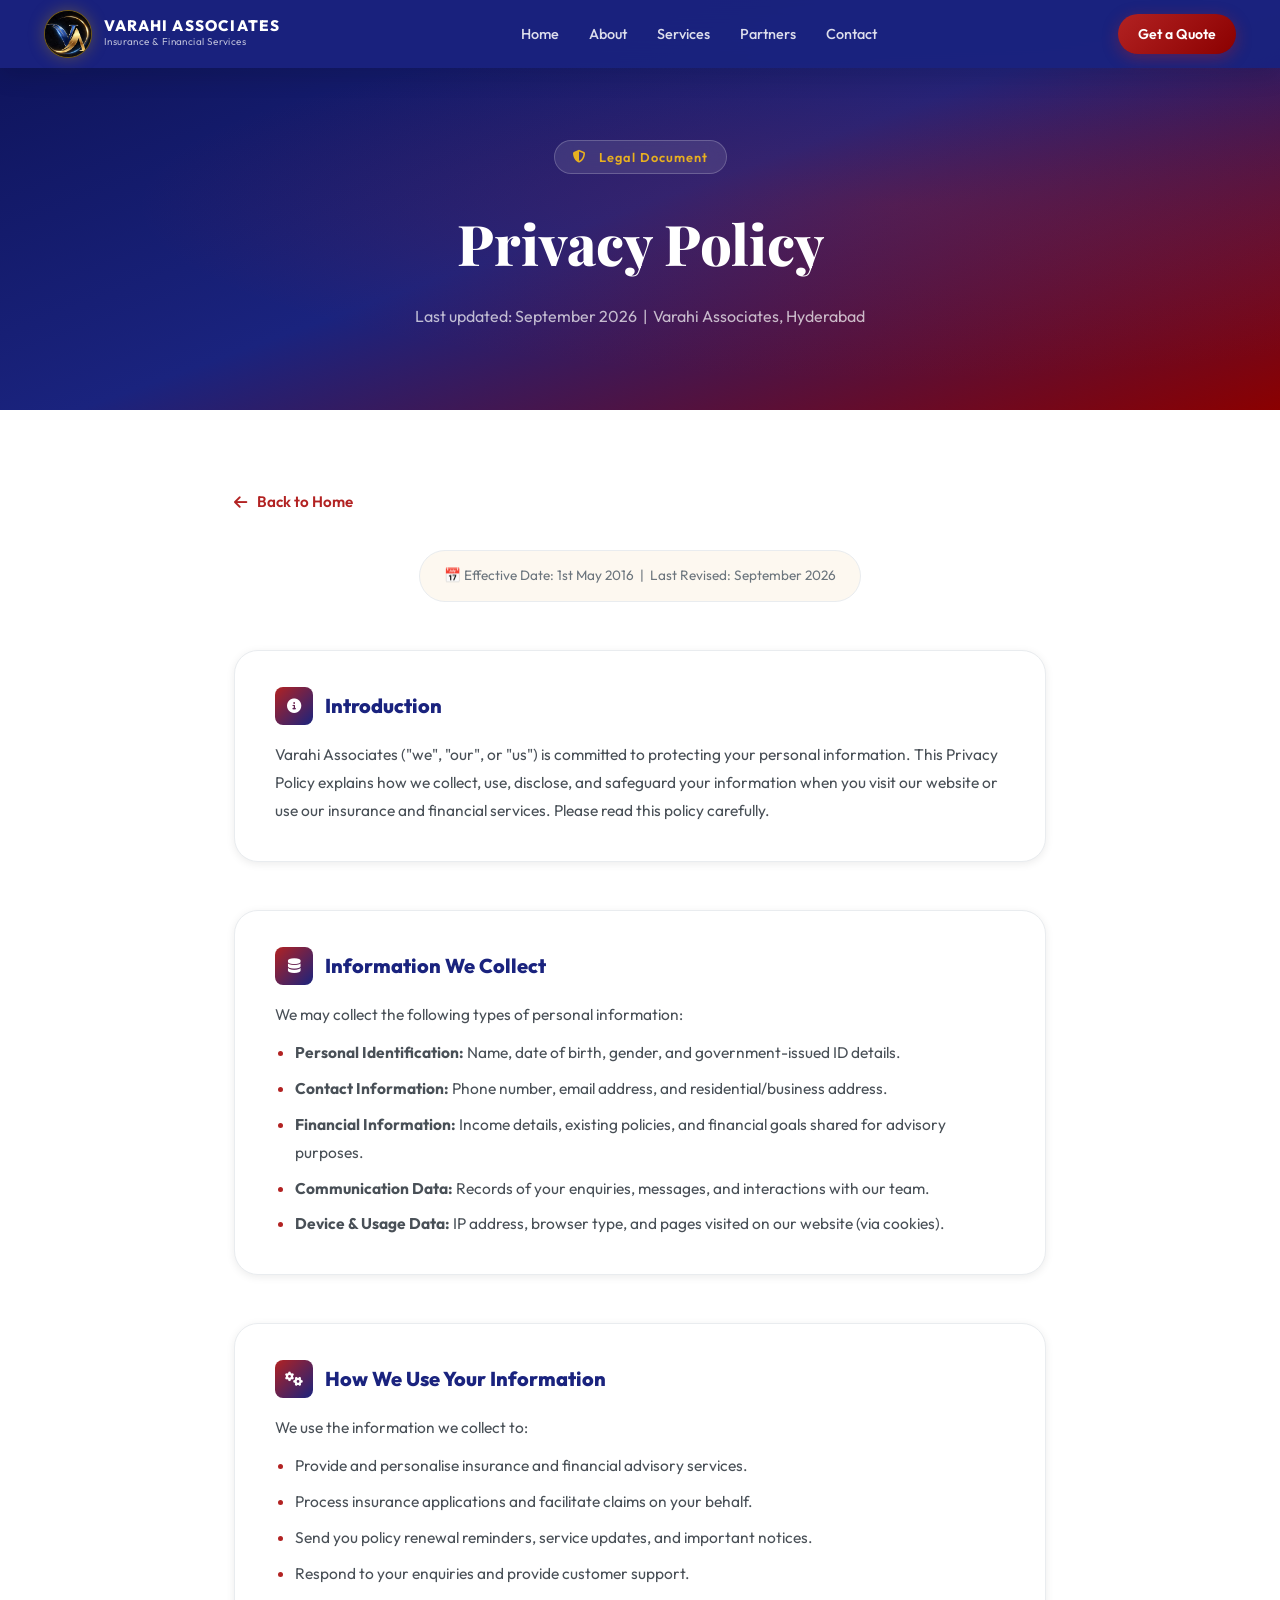
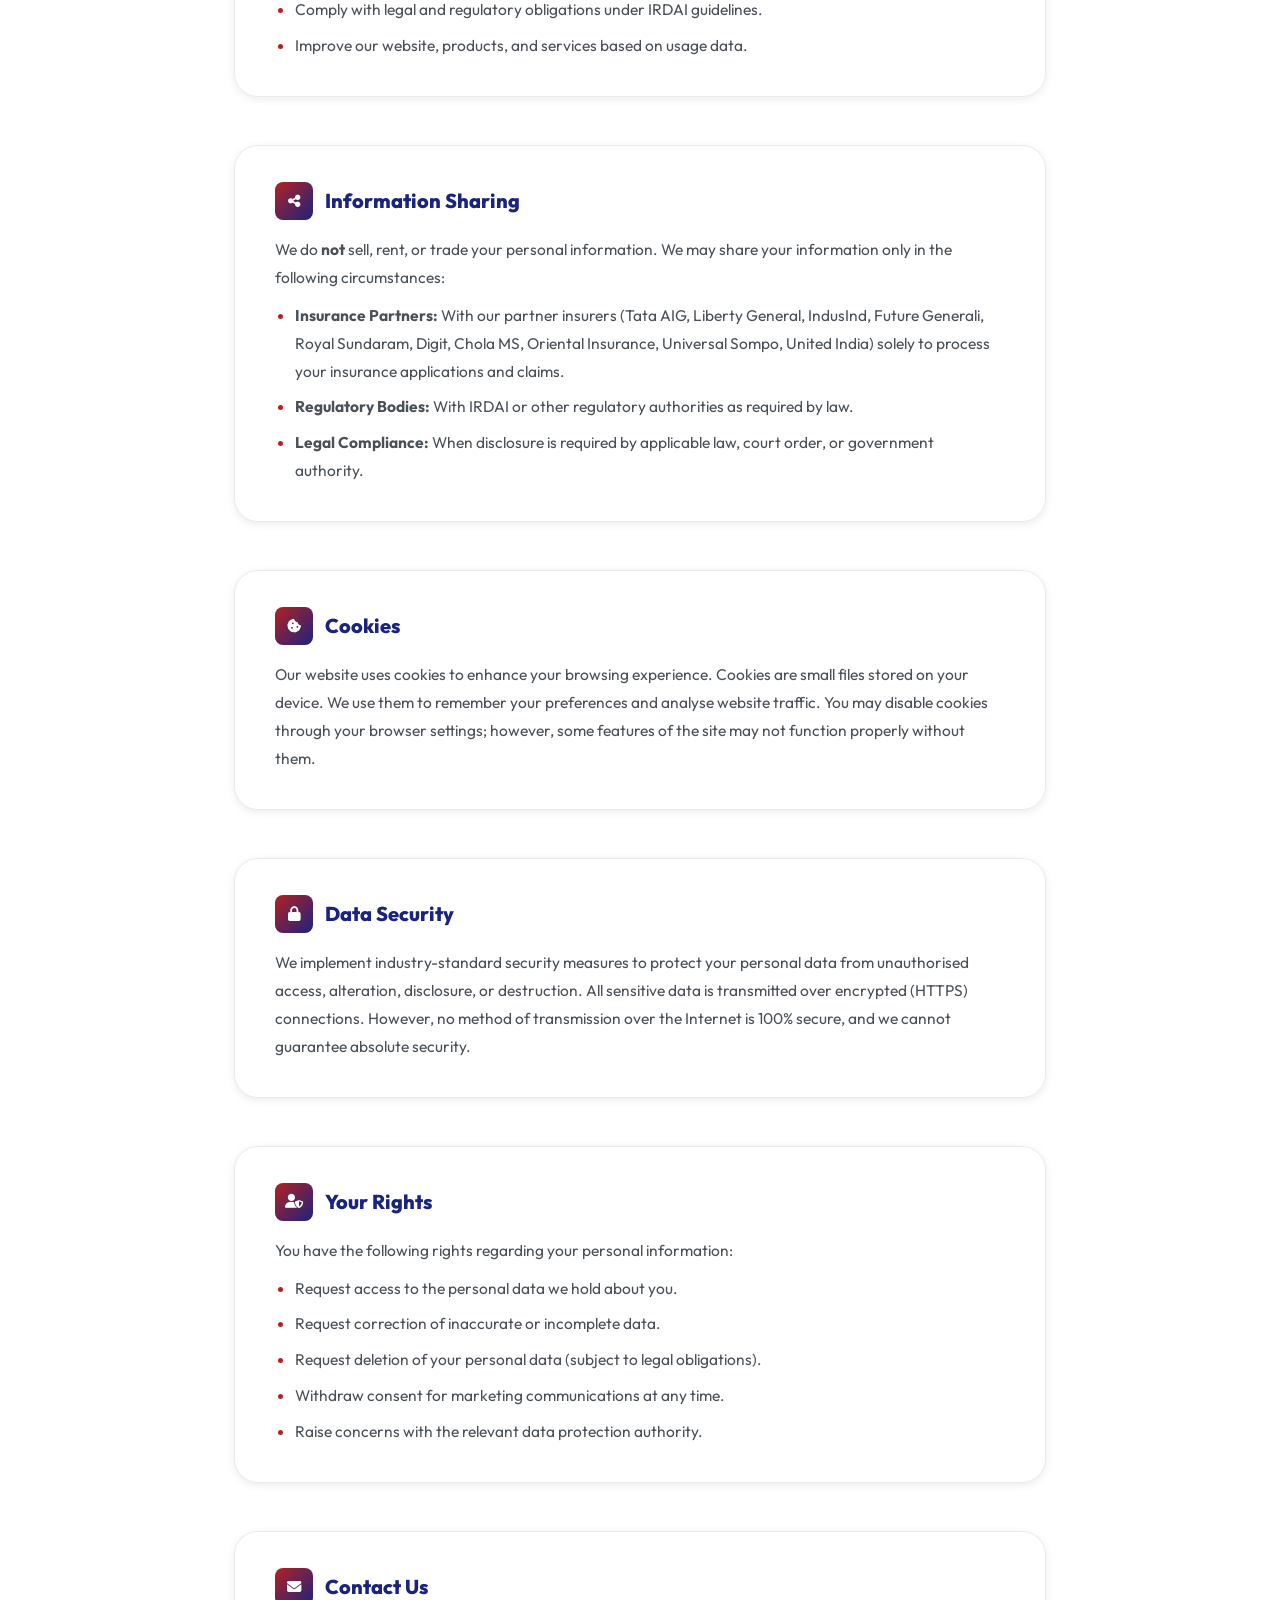
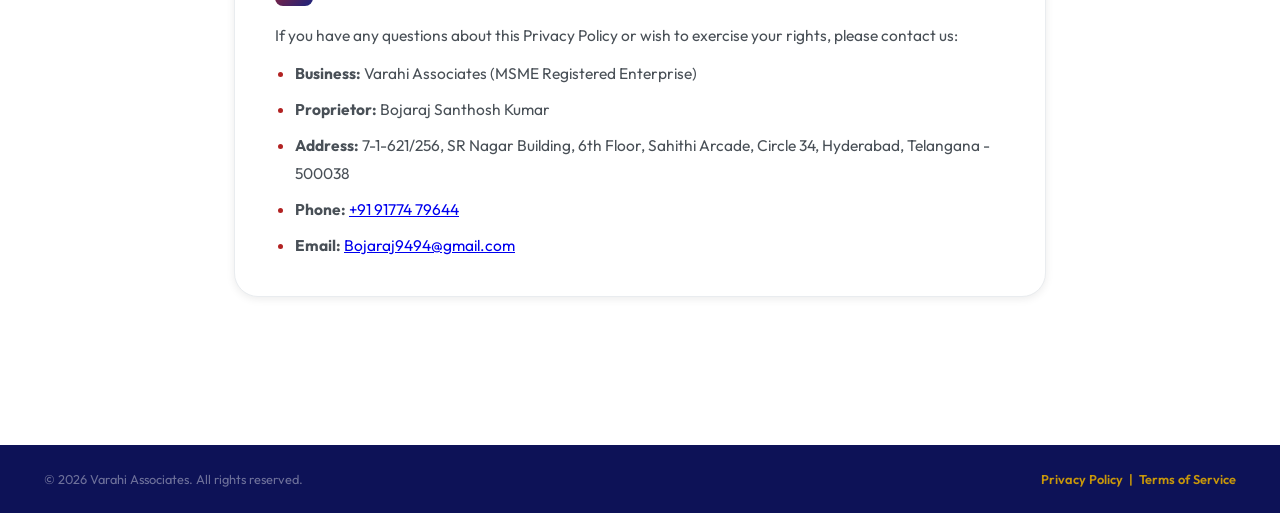
<file: privacy-policy.html>
<!DOCTYPE html>
<html lang="en">
<head>
  <meta charset="UTF-8" />
  <meta name="viewport" content="width=device-width, initial-scale=1.0" />
  <title>Privacy Policy | Varahi Associates</title>
  <meta name="description" content="Privacy Policy of Varahi Associates - Insurance & Financial Services, Hyderabad." />
  <link rel="icon" type="image/png" href="public/logo-crest.png" />
  <link rel="preconnect" href="https://fonts.googleapis.com" />
  <link rel="preconnect" href="https://fonts.gstatic.com" crossorigin />
  <link href="https://fonts.googleapis.com/css2?family=Outfit:wght@300;400;500;600;700;800;900&family=Playfair+Display:ital,wght@0,700;0,800;1,700&display=swap" rel="stylesheet" />
  <link rel="stylesheet" href="https://cdnjs.cloudflare.com/ajax/libs/font-awesome/6.5.0/css/all.min.css" />
  <link rel="stylesheet" href="style.css" />
  <style>
    .policy-hero {
      background: linear-gradient(160deg, var(--navy-dark) 0%, var(--navy) 50%, var(--red-dark) 100%);
      padding: 140px 0 80px;
      text-align: center;
      position: relative;
      overflow: hidden;
    }
    .policy-hero::before {
      content: '';
      position: absolute;
      inset: 0;
      background: radial-gradient(ellipse at 70% 50%, rgba(178,34,34,0.25) 0%, transparent 60%);
    }
    .policy-hero-content { position: relative; z-index: 1; }
    .policy-hero h1 {
      font-family: var(--font-display);
      font-size: clamp(2rem, 5vw, 3.5rem);
      font-weight: 800;
      color: var(--white);
      margin-bottom: 16px;
    }
    .policy-hero p {
      color: rgba(255,255,255,0.7);
      font-size: 1rem;
    }
    .policy-hero .hero-badge {
      display: inline-flex;
      align-items: center;
      gap: 8px;
      background: rgba(255,255,255,0.1);
      border: 1px solid rgba(255,255,255,0.2);
      color: var(--gold-light);
      font-size: 0.8rem;
      font-weight: 600;
      letter-spacing: 1px;
      padding: 6px 18px;
      border-radius: 50px;
      margin-bottom: 24px;
    }
    .policy-body {
      max-width: 860px;
      margin: 0 auto;
      padding: 80px 24px 100px;
    }
    .policy-section {
      margin-bottom: 48px;
      padding: 36px 40px;
      background: var(--white);
      border-radius: var(--radius-lg);
      border: 1px solid var(--gray-200);
      box-shadow: var(--shadow-sm);
      transition: var(--transition);
    }
    .policy-section:hover { box-shadow: var(--shadow-md); }
    .policy-section h2 {
      font-size: 1.25rem;
      font-weight: 800;
      color: var(--navy);
      margin-bottom: 16px;
      display: flex;
      align-items: center;
      gap: 12px;
    }
    .policy-section h2 i {
      width: 38px; height: 38px;
      background: linear-gradient(135deg, var(--red), var(--navy));
      color: var(--white);
      border-radius: var(--radius-sm);
      display: flex;
      align-items: center;
      justify-content: center;
      font-size: 0.9rem;
      flex-shrink: 0;
    }
    .policy-section p, .policy-section li {
      color: var(--gray-700);
      font-size: 0.97rem;
      line-height: 1.8;
    }
    .policy-section ul {
      padding-left: 20px;
      margin-top: 10px;
      display: flex;
      flex-direction: column;
      gap: 8px;
    }
    .policy-section li::marker { color: var(--red); }
    .policy-updated {
      text-align: center;
      color: var(--gray-500);
      font-size: 0.85rem;
      margin-bottom: 48px;
      padding: 14px 24px;
      background: var(--cream);
      border-radius: 50px;
      display: inline-block;
      border: 1px solid var(--gray-200);
    }
    .policy-updated-wrap { text-align: center; }
    .back-btn {
      display: inline-flex;
      align-items: center;
      gap: 10px;
      color: var(--red);
      font-weight: 600;
      text-decoration: none;
      margin-bottom: 36px;
      transition: var(--transition);
      font-size: 0.95rem;
    }
    .back-btn:hover { gap: 16px; }
    @media (max-width: 640px) {
      .policy-section { padding: 24px 20px; }
      .policy-body { padding: 48px 16px 80px; }
    }
  </style>
</head>
<body>

  <nav class="navbar scrolled" id="navbar">
    <div class="nav-container">
      <a href="index.html" class="nav-logo">
        <img src="public/logo-crest.png" alt="Varahi Associates Logo" class="nav-logo-img" />
        <div class="logo-text">
          <span class="logo-name">VARAHI ASSOCIATES</span>
          <span class="logo-sub">Insurance &amp; Financial Services</span>
        </div>
      </a>
      <ul class="nav-links" id="navLinks">
        <li class="nav-close-item">
          <button class="nav-close-btn" id="navClose" aria-label="Close menu"><span></span><span></span></button>
        </li>
        <li><a href="index.html" class="nav-link">Home</a></li>
        <li><a href="index.html#about" class="nav-link">About</a></li>
        <li><a href="index.html#services" class="nav-link">Services</a></li>
        <li><a href="index.html#partners" class="nav-link">Partners</a></li>
        <li><a href="index.html#contact" class="nav-link">Contact</a></li>
        <li class="nav-mobile-cta"><a href="index.html#contact" class="btn btn-primary nav-link">Get a Quote</a></li>
      </ul>
      <a href="index.html#contact" class="nav-cta">Get a Quote</a>
      <button class="hamburger" id="hamburger" aria-label="Toggle menu"><span></span><span></span><span></span></button>
    </div>
  </nav>

  <section class="policy-hero">
    <div class="policy-hero-content">
      <div class="hero-badge"><i class="fa-solid fa-shield-halved"></i> &nbsp;Legal Document</div>
      <h1>Privacy Policy</h1>
      <p>Last updated: September 2026 &nbsp;|&nbsp; Varahi Associates, Hyderabad</p>
    </div>
  </section>

  <div class="policy-body">
    <a href="index.html" class="back-btn"><i class="fa-solid fa-arrow-left"></i> Back to Home</a>

    <div class="policy-updated-wrap">
      <span class="policy-updated">&#128197; Effective Date: 1st May 2016 &nbsp;|&nbsp; Last Revised: September 2026</span>
    </div>

    <div class="policy-section">
      <h2><i class="fa-solid fa-circle-info"></i> Introduction</h2>
      <p>Varahi Associates ("we", "our", or "us") is committed to protecting your personal information. This Privacy Policy explains how we collect, use, disclose, and safeguard your information when you visit our website or use our insurance and financial services. Please read this policy carefully.</p>
    </div>

    <div class="policy-section">
      <h2><i class="fa-solid fa-database"></i> Information We Collect</h2>
      <p>We may collect the following types of personal information:</p>
      <ul>
        <li><strong>Personal Identification:</strong> Name, date of birth, gender, and government-issued ID details.</li>
        <li><strong>Contact Information:</strong> Phone number, email address, and residential/business address.</li>
        <li><strong>Financial Information:</strong> Income details, existing policies, and financial goals shared for advisory purposes.</li>
        <li><strong>Communication Data:</strong> Records of your enquiries, messages, and interactions with our team.</li>
        <li><strong>Device &amp; Usage Data:</strong> IP address, browser type, and pages visited on our website (via cookies).</li>
      </ul>
    </div>

    <div class="policy-section">
      <h2><i class="fa-solid fa-gears"></i> How We Use Your Information</h2>
      <p>We use the information we collect to:</p>
      <ul>
        <li>Provide and personalise insurance and financial advisory services.</li>
        <li>Process insurance applications and facilitate claims on your behalf.</li>
        <li>Send you policy renewal reminders, service updates, and important notices.</li>
        <li>Respond to your enquiries and provide customer support.</li>
        <li>Comply with legal and regulatory obligations under IRDAI guidelines.</li>
        <li>Improve our website, products, and services based on usage data.</li>
      </ul>
    </div>

    <div class="policy-section">
      <h2><i class="fa-solid fa-share-nodes"></i> Information Sharing</h2>
      <p>We do <strong>not</strong> sell, rent, or trade your personal information. We may share your information only in the following circumstances:</p>
      <ul>
        <li><strong>Insurance Partners:</strong> With our partner insurers (Tata AIG, Liberty General, IndusInd, Future Generali, Royal Sundaram, Digit, Chola MS, Oriental Insurance, Universal Sompo, United India) solely to process your insurance applications and claims.</li>
        <li><strong>Regulatory Bodies:</strong> With IRDAI or other regulatory authorities as required by law.</li>
        <li><strong>Legal Compliance:</strong> When disclosure is required by applicable law, court order, or government authority.</li>
      </ul>
    </div>

    <div class="policy-section">
      <h2><i class="fa-solid fa-cookie-bite"></i> Cookies</h2>
      <p>Our website uses cookies to enhance your browsing experience. Cookies are small files stored on your device. We use them to remember your preferences and analyse website traffic. You may disable cookies through your browser settings; however, some features of the site may not function properly without them.</p>
    </div>

    <div class="policy-section">
      <h2><i class="fa-solid fa-lock"></i> Data Security</h2>
      <p>We implement industry-standard security measures to protect your personal data from unauthorised access, alteration, disclosure, or destruction. All sensitive data is transmitted over encrypted (HTTPS) connections. However, no method of transmission over the Internet is 100% secure, and we cannot guarantee absolute security.</p>
    </div>

    <div class="policy-section">
      <h2><i class="fa-solid fa-user-shield"></i> Your Rights</h2>
      <p>You have the following rights regarding your personal information:</p>
      <ul>
        <li>Request access to the personal data we hold about you.</li>
        <li>Request correction of inaccurate or incomplete data.</li>
        <li>Request deletion of your personal data (subject to legal obligations).</li>
        <li>Withdraw consent for marketing communications at any time.</li>
        <li>Raise concerns with the relevant data protection authority.</li>
      </ul>
    </div>

    <div class="policy-section">
      <h2><i class="fa-solid fa-envelope"></i> Contact Us</h2>
      <p>If you have any questions about this Privacy Policy or wish to exercise your rights, please contact us:</p>
      <ul>
        <li><strong>Business:</strong> Varahi Associates (MSME Registered Enterprise)</li>
        <li><strong>Proprietor:</strong> Bojaraj Santhosh Kumar</li>
        <li><strong>Address:</strong> 7-1-621/256, SR Nagar Building, 6th Floor, Sahithi Arcade, Circle 34, Hyderabad, Telangana - 500038</li>
        <li><strong>Phone:</strong> <a href="tel:+919177479644">+91 91774 79644</a></li>
        <li><strong>Email:</strong> <a href="mailto:Bojaraj9494@gmail.com">Bojaraj9494@gmail.com</a></li>
      </ul>
    </div>
  </div>

  <footer class="footer">
    <div class="footer-bottom" style="border-top:none;">
      <div class="container">
        <p>&copy; 2026 Varahi Associates. All rights reserved.</p>
        <p class="footer-note">
          <a href="privacy-policy.html" style="color:var(--gold);text-decoration:none;">Privacy Policy</a>
          &nbsp;|&nbsp;
          <a href="terms.html" style="color:var(--gold);text-decoration:none;">Terms of Service</a>
        </p>
      </div>
    </div>
  </footer>

  <script>
    const hamburger = document.getElementById("hamburger");
    const navLinks = document.getElementById("navLinks");
    const navClose = document.getElementById("navClose");
    function openMenu() { navLinks.classList.add("open"); hamburger.classList.add("active"); document.body.style.overflow = "hidden"; }
    function closeMenu() { navLinks.classList.remove("open"); hamburger.classList.remove("active"); document.body.style.overflow = ""; }
    hamburger.addEventListener("click", () => navLinks.classList.contains("open") ? closeMenu() : openMenu());
    if (navClose) navClose.addEventListener("click", closeMenu);
    navLinks.querySelectorAll(".nav-link").forEach(l => l.addEventListener("click", closeMenu));
    document.addEventListener("keydown", e => { if (e.key === "Escape") closeMenu(); });
  </script>
</body>
</html>
</file>
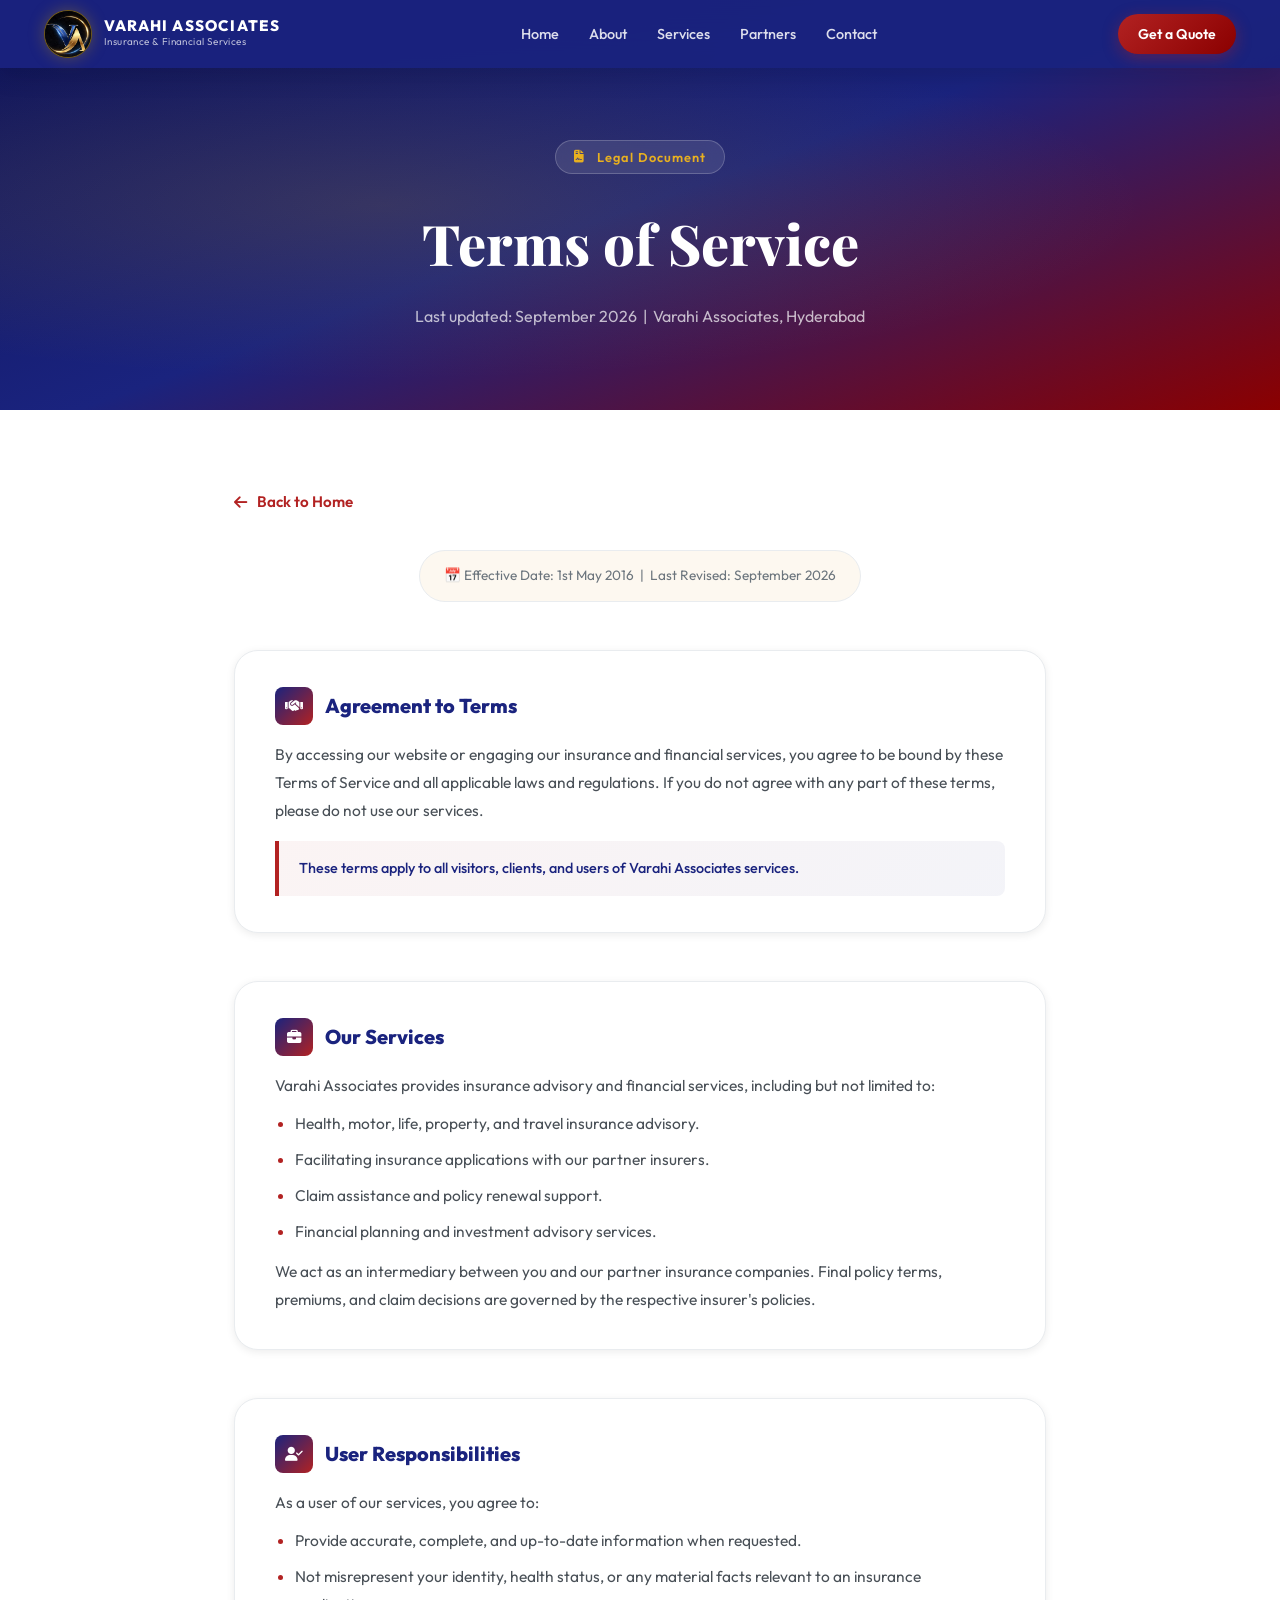
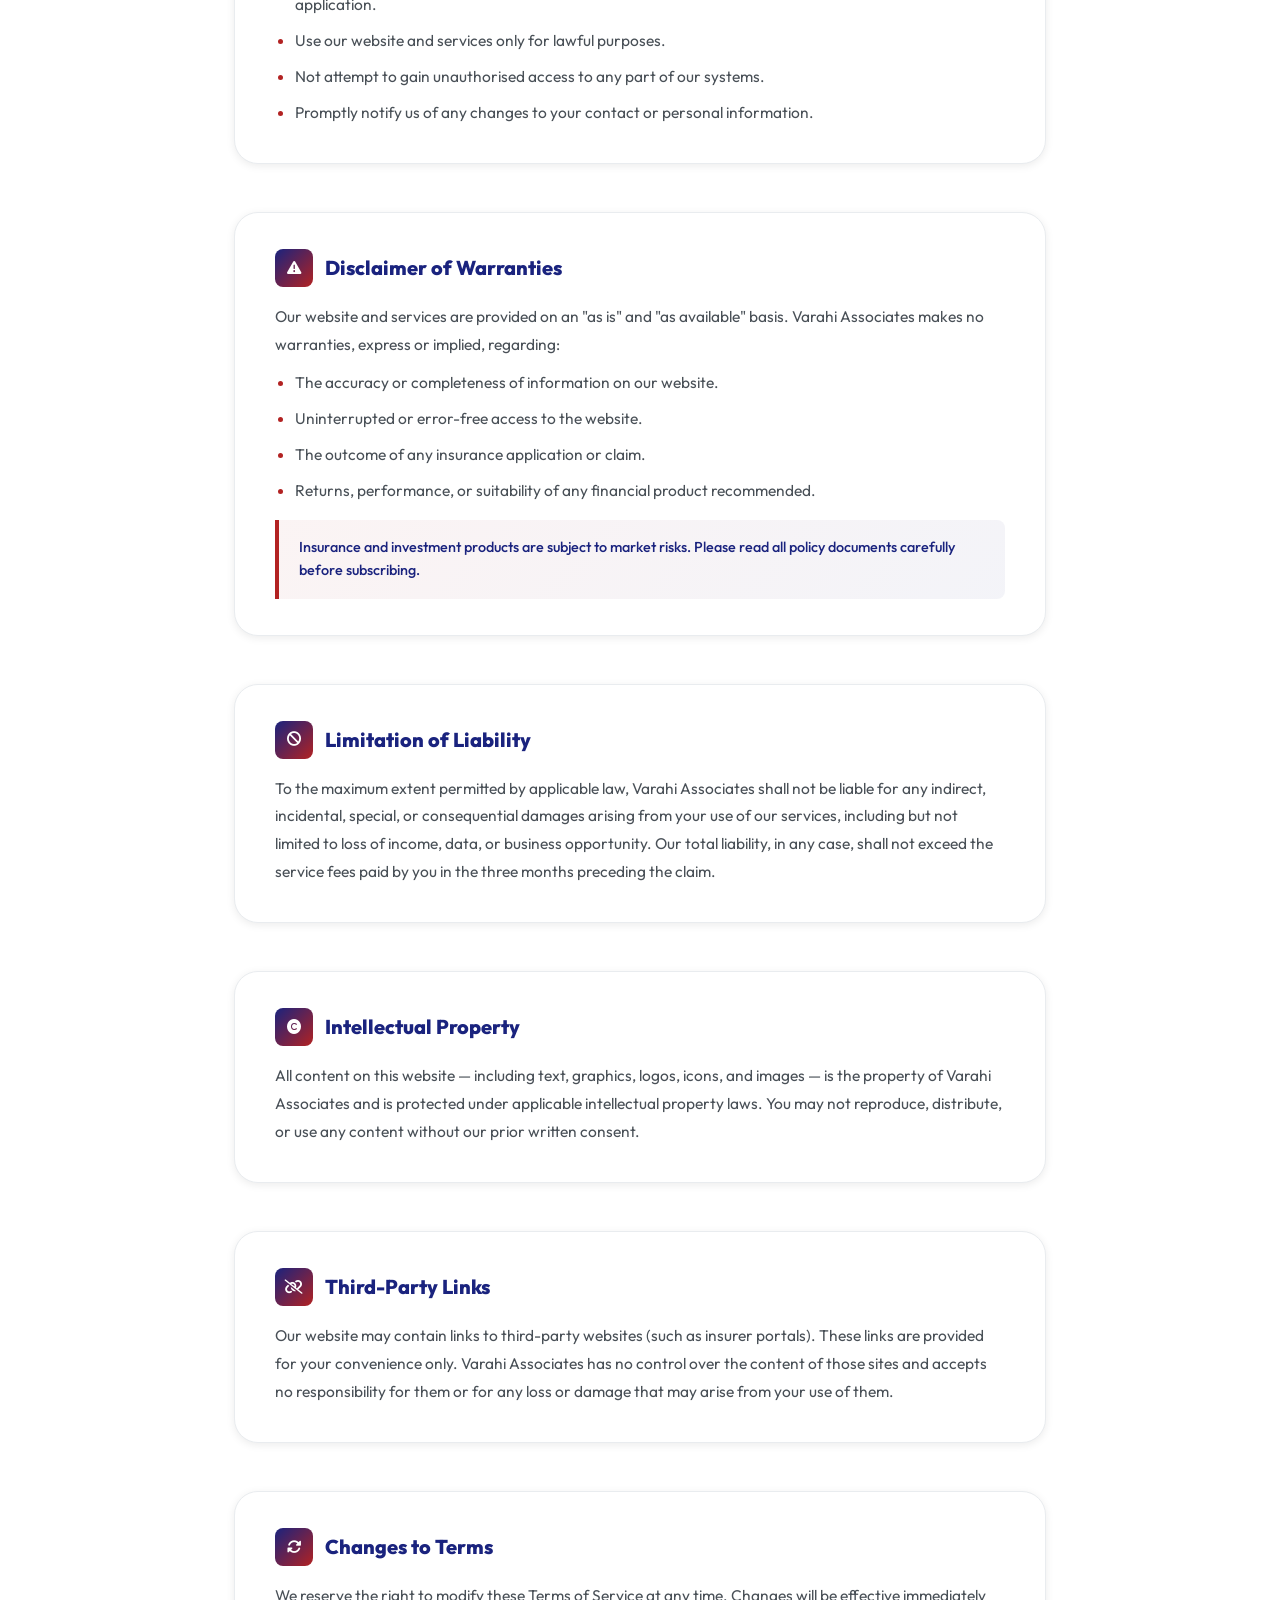
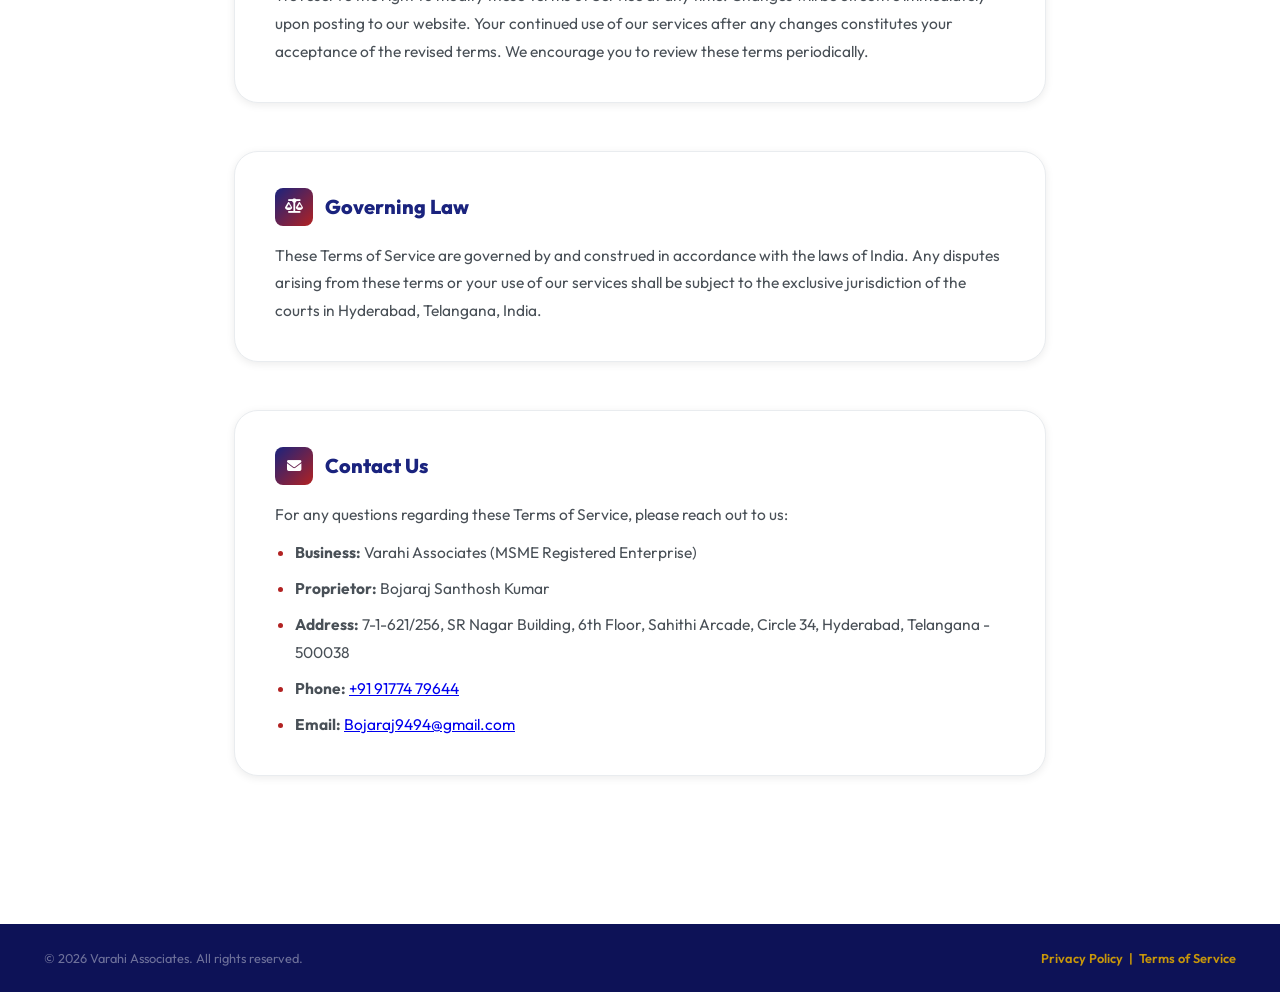
<file: terms.html>
<!DOCTYPE html>
<html lang="en">
<head>
  <meta charset="UTF-8" />
  <meta name="viewport" content="width=device-width, initial-scale=1.0" />
  <title>Terms of Service | Varahi Associates</title>
  <meta name="description" content="Terms of Service for Varahi Associates - Insurance & Financial Services, Hyderabad." />
  <link rel="icon" type="image/png" href="public/logo-crest.png" />
  <link rel="preconnect" href="https://fonts.googleapis.com" />
  <link rel="preconnect" href="https://fonts.gstatic.com" crossorigin />
  <link href="https://fonts.googleapis.com/css2?family=Outfit:wght@300;400;500;600;700;800;900&family=Playfair+Display:ital,wght@0,700;0,800;1,700&display=swap" rel="stylesheet" />
  <link rel="stylesheet" href="https://cdnjs.cloudflare.com/ajax/libs/font-awesome/6.5.0/css/all.min.css" />
  <link rel="stylesheet" href="style.css" />
  <style>
    .policy-hero {
      background: linear-gradient(160deg, var(--navy-dark) 0%, var(--navy) 50%, var(--red-dark) 100%);
      padding: 140px 0 80px;
      text-align: center;
      position: relative;
      overflow: hidden;
    }
    .policy-hero::before {
      content: '';
      position: absolute;
      inset: 0;
      background: radial-gradient(ellipse at 30% 50%, rgba(200,151,10,0.18) 0%, transparent 60%);
    }
    .policy-hero-content { position: relative; z-index: 1; }
    .policy-hero h1 {
      font-family: var(--font-display);
      font-size: clamp(2rem, 5vw, 3.5rem);
      font-weight: 800;
      color: var(--white);
      margin-bottom: 16px;
    }
    .policy-hero p { color: rgba(255,255,255,0.7); font-size: 1rem; }
    .policy-hero .hero-badge {
      display: inline-flex;
      align-items: center;
      gap: 8px;
      background: rgba(255,255,255,0.1);
      border: 1px solid rgba(255,255,255,0.2);
      color: var(--gold-light);
      font-size: 0.8rem;
      font-weight: 600;
      letter-spacing: 1px;
      padding: 6px 18px;
      border-radius: 50px;
      margin-bottom: 24px;
    }
    .policy-body {
      max-width: 860px;
      margin: 0 auto;
      padding: 80px 24px 100px;
    }
    .policy-section {
      margin-bottom: 48px;
      padding: 36px 40px;
      background: var(--white);
      border-radius: var(--radius-lg);
      border: 1px solid var(--gray-200);
      box-shadow: var(--shadow-sm);
      transition: var(--transition);
    }
    .policy-section:hover { box-shadow: var(--shadow-md); }
    .policy-section h2 {
      font-size: 1.25rem;
      font-weight: 800;
      color: var(--navy);
      margin-bottom: 16px;
      display: flex;
      align-items: center;
      gap: 12px;
    }
    .policy-section h2 i {
      width: 38px; height: 38px;
      background: linear-gradient(135deg, var(--navy), var(--red));
      color: var(--white);
      border-radius: var(--radius-sm);
      display: flex;
      align-items: center;
      justify-content: center;
      font-size: 0.9rem;
      flex-shrink: 0;
    }
    .policy-section p, .policy-section li {
      color: var(--gray-700);
      font-size: 0.97rem;
      line-height: 1.8;
    }
    .policy-section ul {
      padding-left: 20px;
      margin-top: 10px;
      display: flex;
      flex-direction: column;
      gap: 8px;
    }
    .policy-section li::marker { color: var(--red); }
    .policy-updated {
      text-align: center;
      color: var(--gray-500);
      font-size: 0.85rem;
      margin-bottom: 48px;
      padding: 14px 24px;
      background: var(--cream);
      border-radius: 50px;
      display: inline-block;
      border: 1px solid var(--gray-200);
    }
    .policy-updated-wrap { text-align: center; }
    .back-btn {
      display: inline-flex;
      align-items: center;
      gap: 10px;
      color: var(--red);
      font-weight: 600;
      text-decoration: none;
      margin-bottom: 36px;
      transition: var(--transition);
      font-size: 0.95rem;
    }
    .back-btn:hover { gap: 16px; }
    .terms-highlight {
      background: linear-gradient(135deg, rgba(178,34,34,0.05), rgba(26,35,126,0.05));
      border-left: 4px solid var(--red);
      border-radius: 0 var(--radius-sm) var(--radius-sm) 0;
      padding: 16px 20px;
      margin-top: 16px;
      font-size: 0.9rem;
      color: var(--navy);
      font-weight: 500;
    }
    @media (max-width: 640px) {
      .policy-section { padding: 24px 20px; }
      .policy-body { padding: 48px 16px 80px; }
    }
  </style>
</head>
<body>

  <nav class="navbar scrolled" id="navbar">
    <div class="nav-container">
      <a href="index.html" class="nav-logo">
        <img src="public/logo-crest.png" alt="Varahi Associates Logo" class="nav-logo-img" />
        <div class="logo-text">
          <span class="logo-name">VARAHI ASSOCIATES</span>
          <span class="logo-sub">Insurance &amp; Financial Services</span>
        </div>
      </a>
      <ul class="nav-links" id="navLinks">
        <li class="nav-close-item">
          <button class="nav-close-btn" id="navClose" aria-label="Close menu"><span></span><span></span></button>
        </li>
        <li><a href="index.html" class="nav-link">Home</a></li>
        <li><a href="index.html#about" class="nav-link">About</a></li>
        <li><a href="index.html#services" class="nav-link">Services</a></li>
        <li><a href="index.html#partners" class="nav-link">Partners</a></li>
        <li><a href="index.html#contact" class="nav-link">Contact</a></li>
        <li class="nav-mobile-cta"><a href="index.html#contact" class="btn btn-primary nav-link">Get a Quote</a></li>
      </ul>
      <a href="index.html#contact" class="nav-cta">Get a Quote</a>
      <button class="hamburger" id="hamburger" aria-label="Toggle menu"><span></span><span></span><span></span></button>
    </div>
  </nav>

  <section class="policy-hero">
    <div class="policy-hero-content">
      <div class="hero-badge"><i class="fa-solid fa-file-contract"></i> &nbsp;Legal Document</div>
      <h1>Terms of Service</h1>
      <p>Last updated: September 2026 &nbsp;|&nbsp; Varahi Associates, Hyderabad</p>
    </div>
  </section>

  <div class="policy-body">
    <a href="index.html" class="back-btn"><i class="fa-solid fa-arrow-left"></i> Back to Home</a>

    <div class="policy-updated-wrap">
      <span class="policy-updated">&#128197; Effective Date: 1st May 2016 &nbsp;|&nbsp; Last Revised: September 2026</span>
    </div>

    <div class="policy-section">
      <h2><i class="fa-solid fa-handshake"></i> Agreement to Terms</h2>
      <p>By accessing our website or engaging our insurance and financial services, you agree to be bound by these Terms of Service and all applicable laws and regulations. If you do not agree with any part of these terms, please do not use our services.</p>
      <div class="terms-highlight">These terms apply to all visitors, clients, and users of Varahi Associates services.</div>
    </div>

    <div class="policy-section">
      <h2><i class="fa-solid fa-briefcase"></i> Our Services</h2>
      <p>Varahi Associates provides insurance advisory and financial services, including but not limited to:</p>
      <ul>
        <li>Health, motor, life, property, and travel insurance advisory.</li>
        <li>Facilitating insurance applications with our partner insurers.</li>
        <li>Claim assistance and policy renewal support.</li>
        <li>Financial planning and investment advisory services.</li>
      </ul>
      <p style="margin-top:12px;">We act as an intermediary between you and our partner insurance companies. Final policy terms, premiums, and claim decisions are governed by the respective insurer's policies.</p>
    </div>

    <div class="policy-section">
      <h2><i class="fa-solid fa-user-check"></i> User Responsibilities</h2>
      <p>As a user of our services, you agree to:</p>
      <ul>
        <li>Provide accurate, complete, and up-to-date information when requested.</li>
        <li>Not misrepresent your identity, health status, or any material facts relevant to an insurance application.</li>
        <li>Use our website and services only for lawful purposes.</li>
        <li>Not attempt to gain unauthorised access to any part of our systems.</li>
        <li>Promptly notify us of any changes to your contact or personal information.</li>
      </ul>
    </div>

    <div class="policy-section">
      <h2><i class="fa-solid fa-triangle-exclamation"></i> Disclaimer of Warranties</h2>
      <p>Our website and services are provided on an "as is" and "as available" basis. Varahi Associates makes no warranties, express or implied, regarding:</p>
      <ul>
        <li>The accuracy or completeness of information on our website.</li>
        <li>Uninterrupted or error-free access to the website.</li>
        <li>The outcome of any insurance application or claim.</li>
        <li>Returns, performance, or suitability of any financial product recommended.</li>
      </ul>
      <div class="terms-highlight">Insurance and investment products are subject to market risks. Please read all policy documents carefully before subscribing.</div>
    </div>

    <div class="policy-section">
      <h2><i class="fa-solid fa-ban"></i> Limitation of Liability</h2>
      <p>To the maximum extent permitted by applicable law, Varahi Associates shall not be liable for any indirect, incidental, special, or consequential damages arising from your use of our services, including but not limited to loss of income, data, or business opportunity. Our total liability, in any case, shall not exceed the service fees paid by you in the three months preceding the claim.</p>
    </div>

    <div class="policy-section">
      <h2><i class="fa-solid fa-copyright"></i> Intellectual Property</h2>
      <p>All content on this website — including text, graphics, logos, icons, and images — is the property of Varahi Associates and is protected under applicable intellectual property laws. You may not reproduce, distribute, or use any content without our prior written consent.</p>
    </div>

    <div class="policy-section">
      <h2><i class="fa-solid fa-link-slash"></i> Third-Party Links</h2>
      <p>Our website may contain links to third-party websites (such as insurer portals). These links are provided for your convenience only. Varahi Associates has no control over the content of those sites and accepts no responsibility for them or for any loss or damage that may arise from your use of them.</p>
    </div>

    <div class="policy-section">
      <h2><i class="fa-solid fa-rotate"></i> Changes to Terms</h2>
      <p>We reserve the right to modify these Terms of Service at any time. Changes will be effective immediately upon posting to our website. Your continued use of our services after any changes constitutes your acceptance of the revised terms. We encourage you to review these terms periodically.</p>
    </div>

    <div class="policy-section">
      <h2><i class="fa-solid fa-scale-balanced"></i> Governing Law</h2>
      <p>These Terms of Service are governed by and construed in accordance with the laws of India. Any disputes arising from these terms or your use of our services shall be subject to the exclusive jurisdiction of the courts in Hyderabad, Telangana, India.</p>
    </div>

    <div class="policy-section">
      <h2><i class="fa-solid fa-envelope"></i> Contact Us</h2>
      <p>For any questions regarding these Terms of Service, please reach out to us:</p>
      <ul>
        <li><strong>Business:</strong> Varahi Associates (MSME Registered Enterprise)</li>
        <li><strong>Proprietor:</strong> Bojaraj Santhosh Kumar</li>
        <li><strong>Address:</strong> 7-1-621/256, SR Nagar Building, 6th Floor, Sahithi Arcade, Circle 34, Hyderabad, Telangana - 500038</li>
        <li><strong>Phone:</strong> <a href="tel:+919177479644">+91 91774 79644</a></li>
        <li><strong>Email:</strong> <a href="mailto:Bojaraj9494@gmail.com">Bojaraj9494@gmail.com</a></li>
      </ul>
    </div>
  </div>

  <footer class="footer">
    <div class="footer-bottom" style="border-top:none;">
      <div class="container">
        <p>&copy; 2026 Varahi Associates. All rights reserved.</p>
        <p class="footer-note">
          <a href="privacy-policy.html" style="color:var(--gold);text-decoration:none;">Privacy Policy</a>
          &nbsp;|&nbsp;
          <a href="terms.html" style="color:var(--gold);text-decoration:none;">Terms of Service</a>
        </p>
      </div>
    </div>
  </footer>

  <script>
    const hamburger = document.getElementById("hamburger");
    const navLinks = document.getElementById("navLinks");
    const navClose = document.getElementById("navClose");
    function openMenu() { navLinks.classList.add("open"); hamburger.classList.add("active"); document.body.style.overflow = "hidden"; }
    function closeMenu() { navLinks.classList.remove("open"); hamburger.classList.remove("active"); document.body.style.overflow = ""; }
    hamburger.addEventListener("click", () => navLinks.classList.contains("open") ? closeMenu() : openMenu());
    if (navClose) navClose.addEventListener("click", closeMenu);
    navLinks.querySelectorAll(".nav-link").forEach(l => l.addEventListener("click", closeMenu));
    document.addEventListener("keydown", e => { if (e.key === "Escape") closeMenu(); });
  </script>
</body>
</html>
</file>
<file: style.css>
/* =============================================
   VARAHI ASSOCIATES - Insurance & Financial Services
   Premium Website Stylesheet
   Brand Colors: Red #b22222, Navy #1a237e, Gold #c8970a
   ============================================= */

/* ========== RESET & BASE ========== */
*, *::before, *::after { box-sizing: border-box; margin: 0; padding: 0; }

:root {
  --red: #b22222;
  --red-light: #cc2f2f;
  --red-dark: #8b0000;
  --navy: #1a237e;
  --navy-light: #283593;
  --navy-dark: #0d1257;
  --gold: #c8970a;
  --gold-light: #e8b020;
  --cream: #fdf8f0;
  --white: #ffffff;
  --gray-100: #f8f9fa;
  --gray-200: #e9ecef;
  --gray-500: #6c757d;
  --gray-700: #495057;
  --gray-900: #212529;
  --shadow-sm: 0 2px 8px rgba(0,0,0,0.08);
  --shadow-md: 0 8px 24px rgba(0,0,0,0.12);
  --shadow-lg: 0 20px 60px rgba(0,0,0,0.16);
  --shadow-xl: 0 32px 80px rgba(0,0,0,0.22);
  --radius-sm: 8px;
  --radius-md: 16px;
  --radius-lg: 24px;
  --radius-xl: 32px;
  --transition: all 0.3s cubic-bezier(0.4, 0, 0.2, 1);
  --font: 'Outfit', sans-serif;
  --font-display: 'Playfair Display', serif;
}

html {
  scroll-behavior: smooth;
  font-size: 16px;
  overflow-x: hidden;
  width: 100%;
  max-width: 100%;
}

body {
  font-family: var(--font);
  color: var(--gray-900);
  background: var(--white);
  overflow-x: hidden;
  width: 100%;
  max-width: 100%;
  position: relative;
  line-height: 1.6;
}

/* ========== SCROLLBAR ========== */
::-webkit-scrollbar { width: 6px; }
::-webkit-scrollbar-track { background: var(--gray-100); }
::-webkit-scrollbar-thumb { background: var(--red); border-radius: 3px; }

/* ========== UTILITY ========== */
.container { max-width: 1240px; margin: 0 auto; padding: 0 24px; }
.section { padding: 100px 0; position: relative; }
.accent { color: var(--red); }
.accent-light { color: var(--gold-light); }

/* ========== SECTION HEADER ========== */
.section-header { text-align: center; margin-bottom: 64px; }
.section-label {
  display: inline-block;
  background: linear-gradient(135deg, rgba(178,34,34,0.1), rgba(26,35,126,0.1));
  color: var(--red);
  font-size: 0.8rem;
  font-weight: 700;
  letter-spacing: 3px;
  text-transform: uppercase;
  padding: 6px 20px;
  border-radius: 50px;
  margin-bottom: 16px;
  border: 1px solid rgba(178,34,34,0.2);
}
.section-title {
  font-size: clamp(2rem, 4vw, 3rem);
  font-weight: 800;
  color: var(--navy);
  line-height: 1.2;
  margin-bottom: 16px;
}
.section-desc {
  font-size: 1.1rem;
  color: var(--gray-500);
  max-width: 600px;
  margin: 0 auto;
}

/* ========== BUTTONS ========== */
.btn {
  display: inline-flex;
  align-items: center;
  gap: 10px;
  padding: 15px 32px;
  border-radius: 50px;
  font-family: var(--font);
  font-size: 1rem;
  font-weight: 600;
  text-decoration: none;
  border: none;
  cursor: pointer;
  transition: var(--transition);
  position: relative;
  overflow: hidden;
}
.btn::before {
  content: '';
  position: absolute;
  top: 0; left: -100%;
  width: 100%; height: 100%;
  background: rgba(255,255,255,0.15);
  transition: left 0.4s ease;
}
.btn:hover::before { left: 100%; }
.btn-primary {
  background: linear-gradient(135deg, var(--red), var(--red-dark));
  color: var(--white);
  box-shadow: 0 8px 24px rgba(178,34,34,0.4);
}
.btn-primary:hover {
  transform: translateY(-3px);
  box-shadow: 0 16px 40px rgba(178,34,34,0.5);
}
.btn-outline {
  background: transparent;
  color: var(--white);
  border: 2px solid rgba(255,255,255,0.5);
  backdrop-filter: blur(8px);
}
.btn-outline:hover {
  background: rgba(255,255,255,0.15);
  border-color: var(--white);
  transform: translateY(-3px);
}
.btn-full { width: 100%; justify-content: center; border-radius: var(--radius-sm); }

/* ========== NAVBAR ========== */
.navbar {
  position: fixed;
  top: 0; left: 0; right: 0;
  width: 100%;
  max-width: 100%;
  z-index: 1000;
  padding: 16px 0;
  transition: var(--transition);
  box-sizing: border-box;
}
.navbar.scrolled {
  background: rgba(26, 35, 126, 0.97);
  backdrop-filter: blur(20px);
  padding: 10px 0;
  box-shadow: var(--shadow-md);
}
.nav-container {
  width: 100%;
  max-width: 1240px;
  margin: 0 auto;
  padding: 0 24px;
  display: flex;
  align-items: center;
  justify-content: space-between;
  gap: 16px;
  box-sizing: border-box;
}
.nav-logo {
  display: flex;
  align-items: center;
  gap: 12px;
  text-decoration: none;
  flex-shrink: 0;
  min-width: 0;
}
.nav-logo-img {
  height: 48px;
  width: 48px;
  border-radius: 50%;
  object-fit: cover;
  background: #070d1e;
  padding: 0;
  flex-shrink: 0;
  border: 1.5px solid rgba(200,151,10,0.55);
  box-shadow: 0 0 16px rgba(200,151,10,0.35);
  transition: var(--transition);
}
.nav-logo:hover .nav-logo-img {
  transform: scale(1.05);
  border-color: var(--gold-light);
  box-shadow: 0 0 22px rgba(200,151,10,0.55);
}
.logo-icon {
  width: 48px; height: 48px;
  background: linear-gradient(135deg, var(--red), var(--gold));
  border-radius: var(--radius-sm);
  display: flex;
  align-items: center;
  justify-content: center;
  font-weight: 900;
  font-size: 1.1rem;
  box-shadow: 0 4px 16px rgba(178,34,34,0.4);
  flex-shrink: 0;
}
.logo-icon.small { width: 40px; height: 40px; font-size: 0.9rem; }
.logo-v { color: var(--white); }
.logo-a { color: var(--gold-light); }
.logo-text { display: flex; flex-direction: column; min-width: 0; }
.logo-name {
  color: var(--white);
  font-weight: 800;
  font-size: 0.95rem;
  letter-spacing: 1.2px;
  line-height: 1.1;
  white-space: nowrap;
}
.logo-sub {
  color: rgba(255,255,255,0.7);
  font-size: 0.62rem;
  letter-spacing: 0.4px;
  white-space: nowrap;
}
.nav-links {
  display: flex;
  list-style: none;
  gap: 4px;
  align-items: center;
  margin: 0;
}
.nav-link {
  color: rgba(255,255,255,0.85);
  text-decoration: none;
  font-size: 0.9rem;
  font-weight: 500;
  padding: 7px 13px;
  border-radius: 50px;
  transition: var(--transition);
  white-space: nowrap;
}
.nav-link:hover, .nav-link.active {
  color: var(--white);
  background: rgba(255,255,255,0.12);
}
.nav-mobile-cta {
  display: none;
}
.nav-cta {
  background: linear-gradient(135deg, var(--red), var(--red-dark));
  color: var(--white);
  text-decoration: none;
  padding: 9px 20px;
  border-radius: 50px;
  font-weight: 600;
  font-size: 0.88rem;
  transition: var(--transition);
  box-shadow: 0 4px 16px rgba(178,34,34,0.4);
  flex-shrink: 0;
  white-space: nowrap;
}
.nav-cta:hover { transform: translateY(-2px); box-shadow: 0 8px 24px rgba(178,34,34,0.5); }
.hamburger {
  display: none;
  flex-direction: column;
  gap: 5px;
  background: none;
  border: none;
  cursor: pointer;
  padding: 8px;
  z-index: 1002;
  position: relative;
  flex-shrink: 0;
}
.hamburger span {
  display: block;
  width: 24px; height: 2px;
  background: var(--white);
  border-radius: 2px;
  transition: transform 0.35s ease, opacity 0.25s ease;
  transform-origin: center;
}
/* Hide hamburger when menu is open (circular X button takes over) */
.hamburger.active {
  opacity: 0;
  pointer-events: none;
}

/* Hamburger → X animation when active */
.hamburger.active span:nth-child(1) {
  transform: translateY(7px) rotate(45deg);
}
.hamburger.active span:nth-child(2) {
  opacity: 0;
  transform: scaleX(0);
}
.hamburger.active span:nth-child(3) {
  transform: translateY(-7px) rotate(-45deg);
}

/* ===== CLOSE BUTTON INSIDE MENU OVERLAY ===== */
.nav-close-item {
  display: none; /* hidden by default; shown only when overlay is open */
  position: absolute;
  top: 24px;
  right: 24px;
  list-style: none;
}
.nav-links.open .nav-close-item {
  display: block;
}
.nav-close-btn {
  width: 48px; height: 48px;
  background: rgba(255,255,255,0.1);
  border: 2px solid rgba(255,255,255,0.2);
  border-radius: 50%;
  cursor: pointer;
  display: flex;
  flex-direction: column;
  align-items: center;
  justify-content: center;
  gap: 0;
  padding: 0;
  transition: var(--transition);
  position: relative;
}
.nav-close-btn:hover {
  background: rgba(178,34,34,0.4);
  border-color: rgba(178,34,34,0.6);
  transform: rotate(90deg) scale(1.1);
}
.nav-close-btn span {
  display: block;
  width: 20px; height: 2px;
  background: var(--white);
  border-radius: 2px;
  position: absolute;
}
.nav-close-btn span:nth-child(1) { transform: rotate(45deg); }
.nav-close-btn span:nth-child(2) { transform: rotate(-45deg); }

/* ========== HERO ========== */
.hero {
  min-height: 100vh;
  display: flex;
  align-items: center;
  justify-content: center;
  position: relative;
  overflow: hidden;
  text-align: center;
}
.hero-bg {
  position: absolute;
  inset: 0;
  background: url('public/hero_bg.jpg') center/cover no-repeat;
  transform: scale(1.05);
  transition: transform 8s ease;
}
.hero:hover .hero-bg { transform: scale(1.1); }
.hero-overlay {
  position: absolute;
  inset: 0;
  background: linear-gradient(
    160deg,
    rgba(26,35,126,0.88) 0%,
    rgba(26,35,126,0.7) 40%,
    rgba(139,0,0,0.75) 100%
  );
}
.hero-content {
  position: relative;
  z-index: 2;
  max-width: 800px;
  padding: 120px 24px 60px;
}
.hero-badge {
  display: inline-flex;
  align-items: center;
  gap: 8px;
  background: rgba(255,255,255,0.12);
  backdrop-filter: blur(10px);
  border: 1px solid rgba(255,255,255,0.2);
  color: rgba(255,255,255,0.9);
  font-size: 0.85rem;
  font-weight: 600;
  letter-spacing: 1px;
  padding: 8px 20px;
  border-radius: 50px;
  margin-bottom: 28px;
  animation: fadeInDown 0.8s ease forwards;
}
.badge-dot {
  width: 8px; height: 8px;
  background: var(--gold-light);
  border-radius: 50%;
  animation: pulse 2s infinite;
}
@keyframes pulse {
  0%, 100% { opacity: 1; transform: scale(1); }
  50% { opacity: 0.5; transform: scale(1.3); }
}
.hero-title {
  font-family: var(--font-display);
  font-size: clamp(2.8rem, 7vw, 5.5rem);
  font-weight: 800;
  color: var(--white);
  line-height: 1.1;
  margin-bottom: 24px;
  animation: fadeInUp 1s ease 0.2s both;
}
.title-line { display: block; }
.title-accent {
  color: var(--gold-light);
  text-shadow: 0 0 40px rgba(232,176,32,0.5);
}
.hero-desc {
  font-size: 1.2rem;
  color: rgba(255,255,255,0.8);
  max-width: 600px;
  margin: 0 auto 40px;
  animation: fadeInUp 1s ease 0.4s both;
}
.hero-stats {
  display: flex;
  align-items: center;
  justify-content: center;
  gap: 32px;
  margin-bottom: 48px;
  animation: fadeInUp 1s ease 0.6s both;
}
.stat-item { text-align: center; }
.stat-num {
  display: inline;
  font-size: 2.5rem;
  font-weight: 900;
  color: var(--gold-light);
  line-height: 1;
}
.stat-plus { color: var(--gold-light); font-size: 1.8rem; font-weight: 900; }
.stat-number-row {
  display: flex;
  align-items: baseline;
  justify-content: center;
  gap: 2px;
  white-space: nowrap;
}
.stat-label { color: rgba(255,255,255,0.7); font-size: 0.8rem; font-weight: 500; letter-spacing: 0.5px; margin-top: 4px; display: block; }
.stat-divider { width: 1px; height: 60px; background: rgba(255,255,255,0.2); }
.hero-actions {
  display: flex;
  gap: 16px;
  justify-content: center;
  flex-wrap: wrap;
  animation: fadeInUp 1s ease 0.8s both;
}
.hero-scroll-indicator {
  position: absolute;
  bottom: 32px;
  left: 50%;
  transform: translateX(-50%);
  display: flex;
  flex-direction: column;
  align-items: center;
  gap: 8px;
  color: rgba(255,255,255,0.6);
  font-size: 0.75rem;
  letter-spacing: 1px;
  animation: fadeIn 2s ease 1.5s both;
}
.scroll-mouse {
  width: 22px; height: 36px;
  border: 2px solid rgba(255,255,255,0.4);
  border-radius: 11px;
  position: relative;
}
.scroll-mouse::after {
  content: '';
  position: absolute;
  top: 6px;
  left: 50%;
  transform: translateX(-50%);
  width: 3px; height: 8px;
  background: rgba(255,255,255,0.6);
  border-radius: 2px;
  animation: scrollAnim 1.5s infinite;
}
@keyframes scrollAnim {
  0% { opacity: 1; transform: translateX(-50%) translateY(0); }
  100% { opacity: 0; transform: translateX(-50%) translateY(12px); }
}

/* ========== TICKER BAR ========== */
.ticker-bar {
  background: linear-gradient(135deg, var(--navy), var(--navy-dark));
  padding: 14px 24px;
  display: flex;
  align-items: center;
  overflow: hidden;
  border-top: 3px solid var(--gold);
  border-bottom: 3px solid var(--gold);
  width: 100%;
  max-width: 100%;
  box-sizing: border-box;
}
.ticker-label {
  flex-shrink: 0;
  background: var(--red);
  color: var(--white);
  font-weight: 700;
  font-size: 0.82rem;
  letter-spacing: 1px;
  padding: 6px 18px;
  margin-right: 20px;
  text-transform: uppercase;
  border-radius: 4px;
  display: inline-flex;
  align-items: center;
  gap: 8px;
  box-shadow: 0 2px 8px rgba(0,0,0,0.25);
}
.ticker-label i {
  color: var(--gold-light);
}
.ticker-track {
  overflow: hidden;
  flex: 1;
  min-width: 0;
  mask-image: linear-gradient(to right, transparent, black 4%, black 96%, transparent);
  -webkit-mask-image: linear-gradient(to right, transparent, black 4%, black 96%, transparent);
}
.ticker-items {
  display: flex;
  gap: 48px;
  animation: ticker 25s linear infinite;
  white-space: nowrap;
  will-change: transform;
}
.ticker-items span {
  color: rgba(255,255,255,0.9);
  font-size: 0.92rem;
  font-weight: 500;
  letter-spacing: 0.5px;
  flex-shrink: 0;
}
@keyframes ticker {
  0% { transform: translateX(0); }
  100% { transform: translateX(-50%); }
}

/* ========== SERVICES SECTION ========== */
.services { background: var(--cream); }
.services-grid {
  display: grid;
  grid-template-columns: repeat(3, 1fr);
  gap: 28px;
}
.service-card {
  background: var(--white);
  border-radius: var(--radius-lg);
  padding: 0;
  border: 1px solid var(--gray-200);
  box-shadow: var(--shadow-sm);
  transition: var(--transition);
  position: relative;
  overflow: hidden;
  cursor: default;
  display: flex;
  flex-direction: column;
}
.service-card::before {
  content: '';
  position: absolute;
  top: 0; left: 0; right: 0;
  height: 4px;
  background: linear-gradient(90deg, var(--red), var(--gold));
  transform: scaleX(0);
  transform-origin: left;
  transition: transform 0.4s ease;
  z-index: 2;
}
.service-card:hover {
  transform: translateY(-8px);
  box-shadow: 0 16px 40px rgba(0,0,0,0.12);
  border-color: rgba(200, 151, 10, 0.35);
}
.service-card:hover::before { transform: scaleX(1); }

.service-img-wrap {
  position: relative;
  width: 100%;
  height: 200px;
  overflow: hidden;
  background: var(--gray-100);
}
.service-img {
  width: 100%;
  height: 100%;
  object-fit: cover;
  transition: transform 0.5s ease;
  display: block;
}
.service-card:hover .service-img {
  transform: scale(1.08);
}

.service-category-badge {
  position: absolute;
  top: 14px;
  left: 14px;
  background: rgba(11, 19, 43, 0.85);
  backdrop-filter: blur(8px);
  -webkit-backdrop-filter: blur(8px);
  color: var(--white);
  font-size: 0.72rem;
  font-weight: 700;
  padding: 5px 12px;
  border-radius: 20px;
  text-transform: uppercase;
  letter-spacing: 0.6px;
  display: inline-flex;
  align-items: center;
  gap: 6px;
  border: 1px solid rgba(255,255,255,0.25);
  z-index: 1;
}
.service-category-badge.badge-insurance {
  background: rgba(178, 34, 34, 0.88);
  border-color: rgba(255, 255, 255, 0.35);
}
.service-category-badge.badge-loan {
  background: rgba(20, 60, 140, 0.9);
  border-color: rgba(200, 151, 10, 0.45);
  color: var(--gold-light);
}

.service-body {
  padding: 24px 28px 28px;
  display: flex;
  flex-direction: column;
  flex-grow: 1;
}
.service-title {
  font-size: 1.25rem;
  font-weight: 700;
  color: var(--navy);
  margin-bottom: 10px;
}
.service-desc {
  font-size: 0.92rem;
  color: var(--gray-500);
  line-height: 1.6;
  margin-bottom: 20px;
  flex-grow: 1;
}
.service-link {
  color: var(--red);
  text-decoration: none;
  font-weight: 700;
  font-size: 0.9rem;
  display: inline-flex;
  align-items: center;
  gap: 6px;
  transition: var(--transition);
  margin-top: auto;
}
.service-link:hover {
  gap: 12px;
  color: var(--navy);
}

/* ========== SERVICES SEE ALL TOGGLE & EXTRA CARDS ========== */
.service-card-extra {
  display: none;
  opacity: 0;
  transform: translateY(20px);
}

.service-card-extra.reveal {
  opacity: 0;
}

.services-grid.show-all .service-card-extra.reveal.visible,
.services-grid.show-all .service-card-extra.visible {
  opacity: 1;
}

.services-grid.show-all .service-card-extra {
  display: flex;
  animation: serviceReveal 0.45s cubic-bezier(0.16, 1, 0.3, 1) forwards;
}

@keyframes serviceReveal {
  from {
    opacity: 0;
    transform: translateY(24px) scale(0.97);
  }
  to {
    opacity: 1;
    transform: translateY(0) scale(1);
  }
}

.services-grid.show-all .service-card-extra:nth-child(7) { animation-delay: 0.04s; }
.services-grid.show-all .service-card-extra:nth-child(8) { animation-delay: 0.08s; }
.services-grid.show-all .service-card-extra:nth-child(9) { animation-delay: 0.12s; }
.services-grid.show-all .service-card-extra:nth-child(10) { animation-delay: 0.16s; }
.services-grid.show-all .service-card-extra:nth-child(11) { animation-delay: 0.20s; }
.services-grid.show-all .service-card-extra:nth-child(12) { animation-delay: 0.24s; }

.services-toggle-wrap {
  text-align: center;
  margin-top: 45px;
  position: relative;
  z-index: 2;
}

.btn-see-all-services {
  display: inline-flex;
  align-items: center;
  justify-content: center;
  gap: 12px;
  padding: 14px 34px;
  background: var(--navy);
  color: var(--white);
  border: 1.5px solid rgba(200, 151, 10, 0.5);
  border-radius: 50px;
  font-family: var(--font-body);
  font-size: 0.95rem;
  font-weight: 600;
  cursor: pointer;
  box-shadow: 0 4px 20px rgba(11, 19, 43, 0.15);
  transition: all 0.35s cubic-bezier(0.2, 0.8, 0.2, 1);
  outline: none;
}

.btn-see-all-services:hover {
  background: linear-gradient(135deg, var(--red), var(--gold));
  border-color: transparent;
  color: var(--white);
  box-shadow: 0 10px 30px rgba(178, 34, 34, 0.3);
  transform: translateY(-2px);
}

.btn-see-all-services:active {
  transform: translateY(0);
}

.btn-see-all-services .btn-badge {
  background: rgba(200, 151, 10, 0.25);
  color: var(--gold-light);
  font-size: 0.75rem;
  font-weight: 700;
  padding: 3px 10px;
  border-radius: 20px;
  border: 1px solid rgba(200, 151, 10, 0.4);
  transition: all 0.3s ease;
  letter-spacing: 0.5px;
}

.btn-see-all-services:hover .btn-badge {
  background: rgba(255, 255, 255, 0.25);
  color: var(--white);
  border-color: rgba(255, 255, 255, 0.4);
}

.btn-see-all-services .toggle-icon {
  font-size: 0.85rem;
  transition: transform 0.35s cubic-bezier(0.34, 1.56, 0.64, 1);
}

.btn-see-all-services.expanded .toggle-icon {
  transform: rotate(180deg);
}


/* ========== PARTNERS SECTION ========== */
.partners { background: var(--navy); position: relative; }
.partners-bg {
  position: absolute;
  inset: 0;
  background:
    radial-gradient(circle at 20% 50%, rgba(178,34,34,0.2) 0%, transparent 50%),
    radial-gradient(circle at 80% 50%, rgba(200,151,10,0.15) 0%, transparent 50%);
}
.partners .section-header { position: relative; z-index: 1; }
.partners .section-title { color: var(--white); }
.partners .section-label { background: rgba(255,255,255,0.1); color: var(--gold-light); border-color: rgba(200,151,10,0.3); }
.light-desc { color: rgba(255,255,255,0.6); }
.partners-grid {
  display: grid;
  grid-template-columns: repeat(3, 1fr);
  gap: 24px;
  position: relative;
  z-index: 1;
}
.partner-card {
  background: rgba(255,255,255,0.06);
  backdrop-filter: blur(12px);
  border: 1px solid rgba(255,255,255,0.1);
  border-radius: var(--radius-lg);
  padding: 40px 24px;
  text-align: center;
  transition: var(--transition);
  position: relative;
  overflow: hidden;
}
.partner-card::before {
  content: '';
  position: absolute;
  inset: 0;
  background: linear-gradient(135deg, rgba(178,34,34,0.08), rgba(200,151,10,0.08));
  opacity: 0;
  transition: var(--transition);
}
.partner-card:hover {
  transform: translateY(-8px);
  border-color: rgba(200,151,10,0.3);
  box-shadow: 0 20px 60px rgba(0,0,0,0.3);
}
.partner-card:hover::before { opacity: 1; }
.partner-logo-wrap {
  width: 90px; height: 90px;
  border-radius: 50%;
  background: rgba(255,255,255,0.1);
  display: flex;
  align-items: center;
  justify-content: center;
  margin: 0 auto 20px;
  border: 2px solid rgba(255,255,255,0.15);
  transition: var(--transition);
}
.partner-card:hover .partner-logo-wrap {
  border-color: var(--gold);
  box-shadow: 0 0 30px rgba(200,151,10,0.3);
}
.partner-initial {
  font-size: 1.1rem;
  font-weight: 900;
  letter-spacing: 1px;
  line-height: 1.2;
  text-align: center;
}
.tata { color: #1e88e5; }
.liberty { color: #43a047; }
.indusind { color: #8e24aa; }
.central { color: #e53935; }
.royal { color: #fb8c00; }
.digit { color: #00acc1; }
.partner-name { color: var(--white); font-weight: 700; font-size: 1rem; margin-bottom: 6px; }
.partner-desc { color: rgba(255,255,255,0.5); font-size: 0.8rem; margin-bottom: 16px; }
.partner-badge {
  display: inline-block;
  background: linear-gradient(135deg, var(--red), var(--gold));
  color: var(--white);
  font-size: 0.7rem;
  font-weight: 700;
  letter-spacing: 1px;
  padding: 4px 14px;
  border-radius: 50px;
  text-transform: uppercase;
}

/* ========== PARTNER CARDS TOGGLE & 'SEE ALL' STYLES ========== */
.partner-card-extra {
  display: none;
  opacity: 0;
  transform: translateY(20px);
}

.partners-grid.show-all .partner-card-extra {
  display: block;
  animation: partnerReveal 0.45s cubic-bezier(0.16, 1, 0.3, 1) forwards;
}

.partner-card-extra.reveal {
  opacity: 0;
}

.partners-grid.show-all .partner-card-extra.reveal.visible,
.partners-grid.show-all .partner-card-extra.visible {
  opacity: 1;
}

@keyframes partnerReveal {
  from {
    opacity: 0;
    transform: translateY(24px) scale(0.96);
  }
  to {
    opacity: 1;
    transform: translateY(0) scale(1);
  }
}

.partners-grid.show-all .partner-card-extra:nth-child(7) { animation-delay: 0.04s; }
.partners-grid.show-all .partner-card-extra:nth-child(8) { animation-delay: 0.10s; }
.partners-grid.show-all .partner-card-extra:nth-child(9) { animation-delay: 0.16s; }
.partners-grid.show-all .partner-card-extra:nth-child(10) { animation-delay: 0.22s; }

@media (min-width: 901px) {
  /* Center the 10th card in a 3-column desktop grid */
  .partners-grid.show-all .partner-card-extra:last-child {
    grid-column: 2 / 3;
  }
}

.partners-toggle-wrap {
  text-align: center;
  margin-top: 40px;
  position: relative;
  z-index: 2;
}

.btn-see-all-partners {
  display: inline-flex;
  align-items: center;
  justify-content: center;
  gap: 12px;
  padding: 14px 32px;
  background: rgba(255, 255, 255, 0.08);
  color: var(--white);
  border: 1.5px solid rgba(200, 151, 10, 0.45);
  border-radius: 50px;
  font-family: var(--font-body);
  font-size: 0.95rem;
  font-weight: 600;
  cursor: pointer;
  backdrop-filter: blur(10px);
  -webkit-backdrop-filter: blur(10px);
  transition: all 0.35s cubic-bezier(0.2, 0.8, 0.2, 1);
  box-shadow: 0 4px 20px rgba(0, 0, 0, 0.25);
  outline: none;
}

.btn-see-all-partners:hover {
  background: linear-gradient(135deg, var(--red), var(--gold));
  border-color: transparent;
  color: var(--white);
  box-shadow: 0 10px 30px rgba(200, 151, 10, 0.35);
  transform: translateY(-2px);
}

.btn-see-all-partners:active {
  transform: translateY(0);
}

.btn-see-all-partners .btn-badge {
  background: rgba(200, 151, 10, 0.22);
  color: var(--gold-light);
  font-size: 0.75rem;
  font-weight: 700;
  padding: 3px 10px;
  border-radius: 20px;
  border: 1px solid rgba(200, 151, 10, 0.35);
  transition: all 0.3s ease;
  letter-spacing: 0.5px;
}

.btn-see-all-partners:hover .btn-badge {
  background: rgba(255, 255, 255, 0.25);
  color: var(--white);
  border-color: rgba(255, 255, 255, 0.45);
}

.btn-see-all-partners .toggle-icon {
  font-size: 0.85rem;
  transition: transform 0.35s cubic-bezier(0.34, 1.56, 0.64, 1);
}

.btn-see-all-partners.expanded .toggle-icon {
  transform: rotate(180deg);
}



/* ========== AWARDS & RECOGNITION SECTION ========== */
.awards {
  background: linear-gradient(180deg, var(--navy) 0%, #060b1a 100%);
  position: relative;
  overflow: hidden;
  color: var(--white);
  padding: 90px 0;
}

.awards-bg {
  position: absolute;
  inset: 0;
  background:
    radial-gradient(circle at 12% 20%, rgba(200,151,10,0.18) 0%, transparent 45%),
    radial-gradient(circle at 88% 80%, rgba(178,34,34,0.18) 0%, transparent 45%);
  pointer-events: none;
}

.awards .section-title {
  color: var(--white);
}

.awards .section-desc {
  color: rgba(255,255,255,0.72);
}

.awards-leader-card {
  display: grid;
  grid-template-columns: 1.15fr 0.85fr;
  gap: 40px;
  background: rgba(255,255,255,0.04);
  border: 1.5px solid rgba(200,151,10,0.35);
  border-radius: var(--radius-xl);
  padding: 40px;
  backdrop-filter: blur(12px);
  -webkit-backdrop-filter: blur(12px);
  box-shadow: 0 20px 60px rgba(0,0,0,0.45);
  margin-bottom: 48px;
  align-items: center;
  position: relative;
  z-index: 1;
}

.leader-badge-pill {
  display: inline-flex;
  align-items: center;
  gap: 8px;
  background: linear-gradient(135deg, rgba(178,34,34,0.3), rgba(200,151,10,0.3));
  border: 1px solid rgba(200,151,10,0.45);
  color: var(--gold-light);
  font-size: 0.82rem;
  font-weight: 700;
  padding: 6px 16px;
  border-radius: 50px;
  text-transform: uppercase;
  letter-spacing: 0.8px;
  margin-bottom: 16px;
}

.leader-badge-pill i {
  color: var(--gold);
}

.leader-name {
  font-size: 2.1rem;
  font-weight: 800;
  color: var(--white);
  margin-bottom: 6px;
  letter-spacing: 0.5px;
}

.leader-title {
  color: var(--gold-light);
  font-size: 1.05rem;
  font-weight: 600;
  margin-bottom: 18px;
}

.leader-bio {
  color: rgba(255,255,255,0.82);
  font-size: 0.98rem;
  line-height: 1.8;
  margin-bottom: 28px;
}

.leader-stats {
  display: grid;
  grid-template-columns: repeat(3, 1fr);
  gap: 20px;
  padding-top: 24px;
  border-top: 1px solid rgba(255,255,255,0.12);
}

.leader-stat {
  display: flex;
  flex-direction: column;
}

.leader-stat .stat-digit {
  font-size: 1.7rem;
  font-weight: 800;
  color: var(--gold-light);
  line-height: 1.2;
}

.leader-stat .stat-text {
  font-size: 0.78rem;
  color: rgba(255,255,255,0.65);
  line-height: 1.3;
  margin-top: 4px;
}

/* Video Player Wrapper */
.award-video-wrapper {
  display: flex;
  flex-direction: column;
  gap: 12px;
}

.video-container {
  position: relative;
  border-radius: var(--radius-lg);
  overflow: hidden;
  box-shadow: 0 16px 40px rgba(0,0,0,0.55), 0 0 25px rgba(200,151,10,0.25);
  border: 2px solid rgba(200,151,10,0.45);
  background: #000;
}

.video-container video {
  width: 100%;
  display: block;
  max-height: 380px;
  object-fit: cover;
  background: #000;
}

.video-overlay-badge {
  position: absolute;
  top: 14px;
  left: 14px;
  background: rgba(11, 19, 43, 0.85);
  backdrop-filter: blur(8px);
  -webkit-backdrop-filter: blur(8px);
  border: 1px solid rgba(200,151,10,0.4);
  color: var(--gold-light);
  font-size: 0.75rem;
  font-weight: 700;
  padding: 5px 12px;
  border-radius: 20px;
  pointer-events: none;
  display: flex;
  align-items: center;
  gap: 6px;
}

.video-caption {
  font-size: 0.84rem;
  color: rgba(255,255,255,0.7);
  display: flex;
  align-items: center;
  gap: 8px;
  line-height: 1.4;
}

.video-caption i {
  color: var(--gold);
}

/* Awards Gallery Grid */
.awards-gallery-grid {
  display: grid;
  grid-template-columns: repeat(3, 1fr);
  gap: 28px;
  position: relative;
  z-index: 1;
}

.award-gallery-card {
  background: rgba(255,255,255,0.05);
  border: 1px solid rgba(255,255,255,0.12);
  border-radius: var(--radius-lg);
  overflow: hidden;
  backdrop-filter: blur(10px);
  -webkit-backdrop-filter: blur(10px);
  transition: all 0.35s cubic-bezier(0.2, 0.8, 0.2, 1);
  display: flex;
  flex-direction: column;
}

.award-gallery-card:hover {
  transform: translateY(-8px);
  border-color: rgba(200,151,10,0.5);
  box-shadow: 0 20px 50px rgba(0,0,0,0.5), 0 0 25px rgba(200,151,10,0.25);
}

.award-gallery-card.featured {
  border-color: rgba(200,151,10,0.45);
  background: linear-gradient(160deg, rgba(200,151,10,0.08), rgba(255,255,255,0.04));
}

.award-img-wrap {
  position: relative;
  height: 240px;
  overflow: hidden;
  background: #000;
  cursor: pointer;
}

.award-img {
  width: 100%;
  height: 100%;
  object-fit: cover;
  transition: transform 0.5s ease;
  display: block;
}

.award-gallery-card:hover .award-img {
  transform: scale(1.06);
}

.award-img-wrap .award-zoom-hint {
  position: absolute;
  bottom: 12px;
  right: 12px;
  width: 36px;
  height: 36px;
  border-radius: 50%;
  background: rgba(11, 19, 43, 0.8);
  border: 1px solid rgba(255,255,255,0.3);
  display: flex;
  align-items: center;
  justify-content: center;
  color: var(--white);
  font-size: 0.85rem;
  opacity: 0;
  transition: opacity 0.3s ease, transform 0.3s ease;
  pointer-events: none;
}

.award-img-wrap:hover .award-zoom-hint {
  opacity: 1;
  transform: scale(1.1);
}

.award-tag {
  position: absolute;
  top: 14px;
  left: 14px;
  background: rgba(11, 19, 43, 0.85);
  border: 1px solid rgba(200,151,10,0.5);
  color: var(--gold-light);
  font-size: 0.72rem;
  font-weight: 700;
  padding: 4px 12px;
  border-radius: 20px;
  display: inline-flex;
  align-items: center;
  gap: 6px;
  backdrop-filter: blur(6px);
  -webkit-backdrop-filter: blur(6px);
  text-transform: uppercase;
  letter-spacing: 0.6px;
}

.award-tag.champion-tag {
  background: linear-gradient(135deg, rgba(178,34,34,0.9), rgba(200,151,10,0.9));
  color: var(--white);
  border-color: var(--gold-light);
}

.award-tag.platinum-tag {
  background: linear-gradient(135deg, rgba(26,35,126,0.9), rgba(30,136,229,0.9));
  color: var(--white);
  border-color: rgba(255,255,255,0.4);
}

.award-card-body {
  padding: 24px;
  display: flex;
  flex-direction: column;
  flex-grow: 1;
}

.award-title {
  color: var(--white);
  font-size: 1.15rem;
  font-weight: 700;
  margin-bottom: 6px;
}

.award-org {
  color: var(--gold-light);
  font-size: 0.82rem;
  font-weight: 600;
  margin-bottom: 12px;
  display: flex;
  align-items: center;
  gap: 6px;
}

.award-desc {
  color: rgba(255,255,255,0.72);
  font-size: 0.85rem;
  line-height: 1.6;
}

/* Lightbox Modal for award images */
.award-lightbox {
  position: fixed;
  inset: 0;
  z-index: 9999;
  background: rgba(0, 0, 0, 0.92);
  backdrop-filter: blur(10px);
  -webkit-backdrop-filter: blur(10px);
  display: none;
  align-items: center;
  justify-content: center;
  padding: 20px;
}

.award-lightbox.active {
  display: flex;
  animation: partnerReveal 0.3s ease;
}

.award-lightbox-img {
  max-width: 90vw;
  max-height: 85vh;
  object-fit: contain;
  border-radius: var(--radius-md);
  box-shadow: 0 20px 60px rgba(0,0,0,0.8);
  border: 1px solid rgba(200,151,10,0.4);
}

.award-lightbox-close {
  position: absolute;
  top: 24px;
  right: 28px;
  background: rgba(255,255,255,0.15);
  border: 1px solid rgba(255,255,255,0.3);
  color: var(--white);
  width: 44px;
  height: 44px;
  border-radius: 50%;
  font-size: 1.2rem;
  cursor: pointer;
  display: flex;
  align-items: center;
  justify-content: center;
  transition: var(--transition);
}

.award-lightbox-close:hover {
  background: var(--red);
  transform: rotate(90deg);
}

/* --- Awards Responsive Styles --- */
@media (max-width: 992px) {
  .awards {
    padding: 70px 0;
  }
  .awards-leader-card {
    grid-template-columns: 1fr;
    padding: 32px 28px;
    gap: 32px;
  }
  .leader-name {
    font-size: 1.85rem;
  }
  .awards-gallery-grid {
    grid-template-columns: repeat(2, 1fr);
    gap: 20px;
  }
  .awards-gallery-grid .award-gallery-card:last-child {
    grid-column: 1 / -1;
  }
}

@media (max-width: 640px) {
  .awards {
    padding: 50px 0;
  }
  .awards-leader-card {
    padding: 24px 16px;
    border-radius: var(--radius-lg);
    gap: 24px;
    margin-bottom: 32px;
  }
  .leader-badge-pill {
    font-size: 0.72rem;
    padding: 4px 12px;
    margin-bottom: 12px;
  }
  .leader-name {
    font-size: 1.5rem;
    line-height: 1.25;
  }
  .leader-title {
    font-size: 0.92rem;
    margin-bottom: 14px;
  }
  .leader-bio {
    font-size: 0.9rem;
    line-height: 1.65;
    margin-bottom: 20px;
  }
  .leader-stats {
    grid-template-columns: repeat(3, 1fr);
    gap: 8px;
    padding-top: 16px;
    text-align: center;
  }
  .leader-stat .stat-digit {
    font-size: 1.35rem;
  }
  .leader-stat .stat-text {
    font-size: 0.65rem;
  }
  .video-container {
    border-radius: var(--radius-md);
  }
  .video-container video {
    max-height: 240px;
  }
  .video-overlay-badge {
    top: 10px;
    left: 10px;
    font-size: 0.68rem;
    padding: 4px 10px;
  }
  .video-caption {
    font-size: 0.78rem;
  }
  .awards-gallery-grid {
    grid-template-columns: 1fr;
    gap: 18px;
  }
  .awards-gallery-grid .award-gallery-card:last-child {
    grid-column: auto;
  }
  .award-img-wrap {
    height: 220px;
  }
  .award-card-body {
    padding: 18px 16px;
  }
  .award-title {
    font-size: 1.05rem;
  }
  .award-desc {
    font-size: 0.82rem;
    line-height: 1.5;
  }
  .award-tag {
    top: 10px;
    left: 10px;
    font-size: 0.68rem;
    padding: 3px 10px;
  }
}

@media (max-width: 400px) {
  .awards-leader-card {
    padding: 18px 12px;
    gap: 18px;
  }
  .leader-name {
    font-size: 1.35rem;
  }
  .leader-title {
    font-size: 0.84rem;
  }
  .leader-stats {
    grid-template-columns: 1fr;
    gap: 10px;
    text-align: left;
  }
  .leader-stat {
    flex-direction: row;
    align-items: baseline;
    gap: 10px;
  }
  .leader-stat .stat-digit {
    font-size: 1.3rem;
    min-width: 55px;
  }
  .leader-stat .stat-text {
    font-size: 0.72rem;
    margin-top: 0;
  }
  .video-container video {
    max-height: 190px;
  }
  .award-img-wrap {
    height: 185px;
  }
  .award-lightbox-close {
    top: 16px;
    right: 16px;
    width: 38px;
    height: 38px;
    font-size: 1rem;
  }
}

@media (max-width: 340px) {
  .leader-name {
    font-size: 1.2rem;
  }
  .award-img-wrap {
    height: 165px;
  }
}

/* ========== WHY US SECTION ========== */
.why-us { background: var(--white); overflow: hidden; }
.why-us-inner {
  display: grid;
  grid-template-columns: 1fr 1fr;
  gap: 80px;
  align-items: center;
}
.why-us-text .section-label { display: inline-block; margin-bottom: 16px; }
.why-us-text .section-title { text-align: left; margin-bottom: 20px; }
.why-us-desc {
  color: var(--gray-500);
  font-size: 1.05rem;
  line-height: 1.8;
  margin-bottom: 36px;
}
.features-list { display: flex; flex-direction: column; gap: 20px; margin-bottom: 40px; }
.feature-item {
  display: flex;
  gap: 16px;
  align-items: flex-start;
  padding: 20px;
  border-radius: var(--radius-md);
  background: var(--cream);
  border: 1px solid var(--gray-200);
  transition: var(--transition);
}
.feature-item:hover {
  border-color: rgba(178,34,34,0.2);
  box-shadow: var(--shadow-sm);
  transform: translateX(8px);
}
.feature-icon {
  width: 36px; height: 36px;
  background: linear-gradient(135deg, var(--red), var(--gold));
  color: var(--white);
  border-radius: var(--radius-sm);
  display: flex;
  align-items: center;
  justify-content: center;
  font-weight: 900;
  font-size: 1rem;
  flex-shrink: 0;
}
.feature-content h4 { color: var(--navy); font-size: 1rem; font-weight: 700; margin-bottom: 4px; }
.feature-content p { color: var(--gray-500); font-size: 0.9rem; }

/* ========== SHIELD GRAPHIC ========== */
.why-us-visual { position: relative; display: flex; flex-direction: column; align-items: center; gap: 40px; }
.shield-graphic { position: relative; width: 280px; height: 280px; display: flex; align-items: center; justify-content: center; }
.shield-outer {
  width: 220px; height: 220px;
  border-radius: 50%;
  background: linear-gradient(135deg, rgba(178,34,34,0.15), rgba(26,35,126,0.15));
  border: 2px solid rgba(178,34,34,0.2);
  display: flex;
  align-items: center;
  justify-content: center;
  animation: shieldPulse 4s ease-in-out infinite;
}
@keyframes shieldPulse {
  0%, 100% { box-shadow: 0 0 0 0 rgba(178,34,34,0.2), 0 0 0 20px rgba(178,34,34,0.08), 0 0 0 40px rgba(178,34,34,0.03); }
  50% { box-shadow: 0 0 0 10px rgba(178,34,34,0.15), 0 0 0 30px rgba(178,34,34,0.06), 0 0 0 50px rgba(178,34,34,0.02); }
}
.shield-inner {
  width: 160px; height: 160px;
  border-radius: 50%;
  background: linear-gradient(135deg, var(--red), var(--navy));
  display: flex;
  align-items: center;
  justify-content: center;
  box-shadow: var(--shadow-xl);
}
.shield-core { text-align: center; }
.shield-checkmark { color: var(--white); font-size: 2rem; display: block; font-weight: 900; }
.shield-text { color: rgba(255,255,255,0.8); font-size: 0.75rem; font-weight: 600; letter-spacing: 1px; }

.orbit {
  position: absolute;
  width: 100%; height: 100%;
  border-radius: 50%;
  border: 1px dashed rgba(178,34,34,0.2);
  display: flex;
  align-items: flex-start;
  justify-content: center;
}
.orbit-dot {
  width: 44px; height: 44px;
  background: var(--white);
  border-radius: 50%;
  display: flex;
  align-items: center;
  justify-content: center;
  font-size: 1.2rem;
  box-shadow: var(--shadow-md);
  margin-top: -22px;
}
.orbit-1 { animation: orbitRotate 8s linear infinite; width: 250px; height: 250px; left: 15px; top: 15px; }
.orbit-2 { animation: orbitRotate 12s linear infinite reverse; width: 240px; height: 240px; left: 20px; top: 20px; }
.orbit-3 { animation: orbitRotate 10s linear infinite; width: 230px; height: 230px; left: 25px; top: 25px; }
@keyframes orbitRotate { from { transform: rotate(0deg); } to { transform: rotate(360deg); } }
.orbit-dot { animation: counterRotate 8s linear infinite; }
.orbit-2 .orbit-dot { animation-duration: 12s; animation-direction: reverse; }
.orbit-3 .orbit-dot { animation-duration: 10s; }
@keyframes counterRotate { from { transform: rotate(0deg); } to { transform: rotate(-360deg); } }

.tagline-box {
  background: linear-gradient(135deg, var(--navy), var(--navy-dark));
  border-radius: var(--radius-lg);
  padding: 24px 36px;
  text-align: center;
  box-shadow: var(--shadow-md);
  border: 1px solid rgba(200,151,10,0.3);
}
.tagline-quote {
  font-family: var(--font-display);
  font-style: italic;
  font-size: 1.1rem;
  color: var(--gold-light);
  font-weight: 700;
}

/* ========== TESTIMONIALS ========== */
.testimonials { position: relative; background: var(--navy); }
.testimonials-bg {
  position: absolute;
  inset: 0;
  background: radial-gradient(ellipse at center, rgba(178,34,34,0.15) 0%, transparent 70%);
}
.testimonials .container { position: relative; z-index: 1; }
.testimonials .section-title { color: var(--white); }
.testimonials .section-label { background: rgba(255,255,255,0.08); color: var(--gold-light); border-color: rgba(200,151,10,0.2); }
.testimonials-grid { display: grid; grid-template-columns: repeat(3, 1fr); gap: 24px; align-items: center; }
.testimonial-card {
  background: rgba(255,255,255,0.06);
  border: 1px solid rgba(255,255,255,0.1);
  border-radius: var(--radius-lg);
  padding: 36px;
  transition: var(--transition);
}
.testimonial-card:hover { transform: translateY(-4px); border-color: rgba(200,151,10,0.3); }
.testimonial-card.featured {
  background: linear-gradient(135deg, rgba(178,34,34,0.2), rgba(200,151,10,0.15));
  border-color: rgba(200,151,10,0.4);
  transform: scale(1.04);
  box-shadow: var(--shadow-xl);
}
.testimonial-stars { color: var(--gold-light); font-size: 1.1rem; margin-bottom: 16px; }
.testimonial-text { color: rgba(255,255,255,0.8); font-size: 0.95rem; line-height: 1.7; margin-bottom: 24px; font-style: italic; }
.testimonial-author { display: flex; align-items: center; gap: 14px; }
.author-avatar {
  width: 48px; height: 48px;
  border-radius: 50%;
  background: linear-gradient(135deg, var(--red), var(--gold));
  color: var(--white);
  font-weight: 800;
  font-size: 1.2rem;
  display: flex;
  align-items: center;
  justify-content: center;
  flex-shrink: 0;
}
.author-name { color: var(--white); font-weight: 700; font-size: 0.95rem; display: block; }
.author-role { color: rgba(255,255,255,0.5); font-size: 0.8rem; }

/* ========== CONTACT SECTION ========== */
.contact {
  background: var(--cream);
  overflow: hidden;
}
.contact-inner {
  max-width: 1040px;
  margin: 0 auto;
  width: 100%;
  display: flex;
  flex-direction: column;
  gap: 28px;
}
.contact-grid {
  display: grid;
  grid-template-columns: repeat(3, 1fr);
  gap: 24px;
  width: 100%;
}
.contact-card {
  background: var(--white);
  border-radius: var(--radius-lg);
  padding: 32px 24px;
  border: 1px solid var(--gray-200);
  box-shadow: var(--shadow-sm);
  transition: var(--transition);
  display: flex;
  flex-direction: column;
  align-items: center;
  text-align: center;
}
.contact-card:hover {
  transform: translateY(-6px);
  box-shadow: var(--shadow-md);
  border-color: rgba(178,34,34,0.3);
}
.contact-icon {
  width: 52px;
  height: 52px;
  border-radius: 12px;
  margin-bottom: 16px;
  display: flex;
  align-items: center;
  justify-content: center;
  font-size: 1.25rem;
  color: var(--white);
  box-shadow: 0 4px 14px rgba(0,0,0,0.15);
}
.ci-phone { background: linear-gradient(135deg, #27ae60, #2ecc71); }
.ci-email { background: linear-gradient(135deg, var(--red), var(--red-light)); }
.ci-location { background: linear-gradient(135deg, var(--navy), var(--navy-light)); }
.contact-card h4 {
  color: var(--navy);
  font-size: 1.05rem;
  font-weight: 700;
  margin-bottom: 8px;
}
.contact-detail {
  color: var(--red);
  font-weight: 700;
  font-size: 0.95rem;
  text-decoration: none;
  display: block;
  margin-bottom: 6px;
  transition: var(--transition);
  word-break: break-word;
}
.contact-detail:hover {
  color: var(--red-dark);
  text-decoration: underline;
}
.contact-card p {
  color: var(--gray-500);
  font-size: 0.85rem;
  line-height: 1.4;
}
.contact-tagline {
  background: linear-gradient(135deg, var(--navy), var(--navy-dark));
  color: var(--gold-light);
  border-radius: var(--radius-lg);
  padding: 24px 32px;
  font-family: var(--font-display);
  font-style: italic;
  font-weight: 700;
  font-size: 1.1rem;
  text-align: center;
  border: 1px solid rgba(200,151,10,0.3);
  box-shadow: var(--shadow-sm);
}
.contact-tagline span {
  color: rgba(255,255,255,0.7);
  font-size: 0.85rem;
  font-style: normal;
  font-family: var(--font);
  display: block;
  margin-top: 8px;
}

/* ========== FOOTER ========== */
.footer { background: var(--navy-dark); }
.footer-top { padding: 80px 0 60px; }
.footer-grid { display: grid; grid-template-columns: 1.5fr 1fr 1fr 1fr; gap: 48px; }
.footer-logo { display: flex; align-items: center; gap: 14px; margin-bottom: 16px; }
.footer-tagline {
  font-family: var(--font-display);
  font-style: italic;
  color: var(--gold-light);
  font-size: 1rem;
  font-weight: 700;
  margin-bottom: 12px;
}
.footer-about { color: rgba(255,255,255,0.5); font-size: 0.875rem; line-height: 1.7; }
.footer-heading { color: var(--white); font-size: 0.9rem; font-weight: 700; letter-spacing: 1px; text-transform: uppercase; margin-bottom: 20px; }
.footer-links { list-style: none; display: flex; flex-direction: column; gap: 10px; }
.footer-links a {
  color: rgba(255,255,255,0.5);
  text-decoration: none;
  font-size: 0.875rem;
  transition: var(--transition);
  display: flex;
  align-items: center;
  gap: 6px;
}
.footer-links a::before { content: '›'; color: var(--red); font-size: 1.1rem; line-height: 1; }
.footer-links a:hover { color: var(--gold-light); transform: translateX(4px); }
.footer-bottom {
  border-top: 1px solid rgba(255,255,255,0.08);
  padding: 24px 0;
  text-align: center;
}
.footer-bottom .container { display: flex; align-items: center; justify-content: space-between; flex-wrap: wrap; gap: 8px; }
.footer-bottom p { color: rgba(255,255,255,0.4); font-size: 0.8rem; }
.footer-note { color: var(--gold) !important; font-weight: 600; }

/* ========== SCROLL TO TOP ========== */
.scroll-top {
  position: fixed;
  bottom: 32px;
  right: 32px;
  width: 52px; height: 52px;
  background: linear-gradient(135deg, var(--red), var(--red-dark));
  color: var(--white);
  border: none;
  border-radius: 50%;
  font-size: 1.8rem;
  line-height: 1;
  cursor: pointer;
  box-shadow: var(--shadow-md);
  transition: var(--transition);
  opacity: 0;
  visibility: hidden;
  z-index: 999;
  display: flex;
  align-items: center;
  justify-content: center;
}
.scroll-top.visible { opacity: 1; visibility: visible; }
.scroll-top:hover { transform: translateY(-4px); box-shadow: var(--shadow-lg); }

/* ========== ANIMATIONS ========== */
@keyframes fadeIn { from { opacity: 0; } to { opacity: 1; } }
@keyframes fadeInUp { from { opacity: 0; transform: translateY(30px); } to { opacity: 1; transform: translateY(0); } }
@keyframes fadeInDown { from { opacity: 0; transform: translateY(-20px); } to { opacity: 1; transform: translateY(0); } }

.reveal {
  opacity: 0;
  transform: translateY(40px);
  transition: opacity 0.7s ease, transform 0.7s ease;
}
.reveal.visible { opacity: 1; transform: translateY(0); }
.reveal-delay-1 { transition-delay: 0.1s; }
.reveal-delay-2 { transition-delay: 0.2s; }
.reveal-delay-3 { transition-delay: 0.3s; }
.reveal-delay-4 { transition-delay: 0.4s; }
.reveal-delay-5 { transition-delay: 0.5s; }
.reveal-delay-6 { transition-delay: 0.6s; }


/* ========== FOOTER LOGO IMAGE ========== */
.footer-logo-img {
  height: 52px;
  width: 52px;
  border-radius: 50%;
  object-fit: cover;
  background: #070d1e;
  border: 1.5px solid rgba(200,151,10,0.5);
  box-shadow: 0 0 16px rgba(200,151,10,0.3);
  padding: 0;
  margin-bottom: 0;
  flex-shrink: 0;
}

.footer-proprietor {
  color: var(--gold-light);
  font-size: 0.88rem;
  margin-top: 12px;
  display: flex;
  align-items: center;
  gap: 8px;
}

.footer-proprietor i {
  color: var(--gold);
}

/* ========== MSME BADGE SECTION ========== */
.msme-strip {
  background: linear-gradient(135deg, #1a237e 0%, #0d1257 100%);
  padding: 18px 0;
  border-top: 3px solid var(--gold);
  border-bottom: 2px solid rgba(200,151,10,0.3);
}
.msme-strip .container {
  display: flex;
  align-items: center;
  justify-content: center;
  gap: 20px;
  flex-wrap: wrap;
}
.msme-badge {
  display: flex;
  align-items: center;
  gap: 12px;
  background: rgba(255,255,255,0.06);
  border: 1px solid rgba(200,151,10,0.3);
  border-radius: var(--radius-md);
  padding: 12px 24px;
}
.msme-icon {
  width: 40px; height: 40px;
  background: linear-gradient(135deg, var(--gold), var(--gold-light));
  border-radius: var(--radius-sm);
  display: flex;
  align-items: center;
  justify-content: center;
  font-size: 1.2rem;
  flex-shrink: 0;
}
.msme-text { line-height: 1.3; }
.msme-text strong { color: var(--gold-light); font-size: 0.75rem; letter-spacing: 1.5px; text-transform: uppercase; display: block; }
.msme-text span { color: rgba(255,255,255,0.85); font-size: 0.9rem; font-weight: 500; }
.msme-divider { width: 1px; height: 40px; background: rgba(255,255,255,0.15); }

/* ========== ABOUT / BUSINESS INFO SECTION ========== */
.section.about {
  background: var(--white);
  overflow: hidden;
}
.about-container {
  width: 100%;
  max-width: 920px;
  margin: 0 auto;
  display: flex;
  flex-direction: column;
  align-items: center;
  box-sizing: border-box;
}

/* 1. Heading */
.about-heading-wrap {
  text-align: center;
  margin-bottom: 28px;
  width: 100%;
}
.about-heading-wrap .section-label {
  display: inline-block;
  margin-bottom: 12px;
}
.about-heading-wrap .section-title {
  font-size: clamp(2rem, 4vw, 2.8rem);
  color: var(--navy);
  line-height: 1.2;
}

/* 2. Content & Paragraphs */
.about-body {
  width: 100%;
  max-width: 820px;
  display: flex;
  flex-direction: column;
  align-items: center;
  margin-bottom: 36px;
}
.about-desc {
  font-size: 1.02rem;
  line-height: 1.8;
  color: var(--gray-700);
  text-align: center;
  margin-bottom: 16px;
  width: 100%;
}
.about-info-grid {
  display: grid;
  grid-template-columns: 1fr 1fr;
  gap: 16px;
  margin: 24px 0 32px;
  width: 100%;
}
.about-info-item {
  background: var(--cream);
  border-radius: var(--radius-md);
  padding: 16px 20px;
  border: 1px solid var(--gray-200);
  transition: var(--transition);
  display: flex;
  align-items: flex-start;
  gap: 14px;
  text-align: left;
}
.about-info-item.address-item {
  grid-column: 1 / -1;
}
.about-info-item:hover {
  border-color: rgba(178,34,34,0.3);
  transform: translateY(-2px);
  box-shadow: var(--shadow-sm);
}
.info-icon {
  width: 42px;
  height: 42px;
  border-radius: 10px;
  background: linear-gradient(135deg, var(--red), var(--red-dark));
  color: var(--white);
  display: flex;
  align-items: center;
  justify-content: center;
  font-size: 1.05rem;
  flex-shrink: 0;
  box-shadow: 0 4px 10px rgba(178,34,34,0.25);
}
.info-text {
  flex: 1;
  min-width: 0;
}
.info-label {
  color: var(--gray-500);
  font-size: 0.72rem;
  font-weight: 700;
  letter-spacing: 0.6px;
  text-transform: uppercase;
  margin-bottom: 4px;
}
.info-value {
  color: var(--navy);
  font-weight: 700;
  font-size: 0.94rem;
  line-height: 1.45;
  word-break: break-word;
}
.info-value a {
  color: var(--navy);
  text-decoration: none;
  transition: color 0.2s ease;
}
.info-value a:hover {
  color: var(--red);
  text-decoration: underline;
}
.about-action {
  display: flex;
  justify-content: center;
  width: 100%;
}

.about-proprietor-pill {
  display: inline-flex;
  align-items: center;
  gap: 14px;
  background: linear-gradient(135deg, rgba(26,35,126,0.06), rgba(200,151,10,0.1));
  border: 1.5px solid rgba(200,151,10,0.3);
  padding: 12px 20px;
  border-radius: var(--radius-lg);
  margin-bottom: 24px;
}
.proprietor-avatar {
  width: 44px;
  height: 44px;
  border-radius: 50%;
  background: linear-gradient(135deg, var(--red), var(--gold));
  color: var(--white);
  display: flex;
  align-items: center;
  justify-content: center;
  font-size: 1.1rem;
  flex-shrink: 0;
  box-shadow: 0 4px 12px rgba(178,34,34,0.3);
}
.proprietor-details {
  display: flex;
  flex-direction: column;
}
.proprietor-role {
  font-size: 0.76rem;
  text-transform: uppercase;
  font-weight: 700;
  color: var(--red);
  letter-spacing: 0.5px;
}
.proprietor-name {
  font-size: 1.15rem;
  font-weight: 800;
  color: var(--navy);
  margin: 0;
}

/* 3. Company Logo (Lastly) */
.about-logo-wrapper {
  width: 100%;
  display: flex;
  justify-content: center;
}
.about-logo-card {
  background: linear-gradient(165deg, #070d1e 0%, #101c3d 100%);
  border-radius: var(--radius-xl);
  padding: 28px 32px;
  box-shadow: 0 20px 50px rgba(0,0,0,0.35), 0 0 35px rgba(200,151,10,0.15);
  border: 1.5px solid rgba(200,151,10,0.35);
  display: flex;
  flex-direction: column;
  align-items: center;
  justify-content: center;
  gap: 18px;
  max-width: 440px;
  width: 100%;
  text-align: center;
  position: relative;
  overflow: hidden;
}
.about-logo-card::before {
  content: '';
  position: absolute;
  inset: 0;
  background: radial-gradient(circle at 50% 25%, rgba(200,151,10,0.18) 0%, transparent 70%);
  pointer-events: none;
}
.about-logo-card img,
.about-logo-img {
  max-width: 290px;
  width: 100%;
  height: auto;
  object-fit: contain;
  border-radius: var(--radius-md);
  box-shadow: 0 10px 30px rgba(0,0,0,0.65);
  border: 1px solid rgba(200,151,10,0.25);
  transition: var(--transition);
}
.about-logo-card:hover img {
  transform: translateY(-4px) scale(1.02);
  box-shadow: 0 16px 40px rgba(0,0,0,0.75), 0 0 25px rgba(200,151,10,0.3);
}
.about-badge-pill {
  display: inline-flex;
  align-items: center;
  gap: 8px;
  background: rgba(200,151,10,0.15);
  border: 1px solid rgba(200,151,10,0.35);
  color: var(--gold-light);
  font-size: 0.82rem;
  font-weight: 600;
  padding: 8px 18px;
  border-radius: 50px;
}
.about-badge-pill i {
  color: var(--gold);
}

/* ========== REAL PARTNER LOGO IMAGES ========== */
.partner-logo-img-wrap {
  background: var(--white) !important;
  border: 2px solid rgba(255,255,255,0.2) !important;
  width: 130px !important;
  height: 80px !important;
  border-radius: var(--radius-md) !important;
  padding: 10px 14px !important;
  display: flex !important;
  align-items: center !important;
  justify-content: center !important;
}
.partner-logo-real {
  max-width: 100%;
  max-height: 56px;
  width: auto;
  height: auto;
  object-fit: contain;
  filter: none;
  transition: var(--transition);
}
.partner-card:hover .partner-logo-real {
  transform: scale(1.05);
}

/* ========== FOOTER LEGAL LINKS ========== */
.footer-legal-links {
  display: flex;
  align-items: center;
  gap: 12px;
}
.footer-legal-links a {
  color: var(--gold-light);
  text-decoration: none;
  font-size: 0.8rem;
  font-weight: 600;
  letter-spacing: 0.3px;
  transition: var(--transition);
  position: relative;
}
.footer-legal-links a::after {
  content: '';
  position: absolute;
  bottom: -2px; left: 0; right: 0;
  height: 1px;
  background: var(--gold-light);
  transform: scaleX(0);
  transform-origin: left;
  transition: transform 0.3s ease;
}
.footer-legal-links a:hover::after { transform: scaleX(1); }
.footer-legal-links a:hover { color: var(--white); }
.footer-legal-sep {
  color: rgba(255,255,255,0.25);
  font-size: 0.75rem;
}

/* ========== RESPONSIVE ========== */

/* --- Desktop / Laptop / Tablet Landscape (max 1080px) --- */
@media (max-width: 1080px) {
  .nav-container { padding: 0 20px; }
  .nav-links { display: none; }
  .nav-cta { display: none; }
  .hamburger { display: flex; }
  
  .nav-links.open {
    position: fixed;
    display: flex;
    top: 0; left: 0; right: 0; bottom: 0;
    width: 100vw;
    height: 100vh;
    height: 100dvh;
    background: rgba(13, 18, 87, 0.98);
    backdrop-filter: blur(24px);
    -webkit-backdrop-filter: blur(24px);
    flex-direction: column;
    align-items: center;
    justify-content: center;
    gap: 16px;
    z-index: 1001;
    animation: fadeIn 0.3s ease;
    overflow-y: auto;
    padding: 60px 24px;
    box-sizing: border-box;
  }
  .nav-links.open .nav-link {
    font-size: 1.25rem;
    padding: 10px 24px;
    font-weight: 600;
  }
  .nav-links.open .nav-mobile-cta {
    display: block;
    margin-top: 10px;
  }
  .nav-links.open .nav-mobile-cta .btn {
    font-size: 1rem;
    padding: 12px 28px;
  }

  .services-grid { grid-template-columns: repeat(2, 1fr); }
  .partners-grid { grid-template-columns: repeat(3, 1fr); }
  .why-us-inner { gap: 50px; }
  .footer-grid { grid-template-columns: 1.2fr 1fr 1fr 1fr; gap: 32px; }
}

/* --- Tablet Portrait (max 900px) --- */
@media (max-width: 900px) {
  .section { padding: 80px 0; }
  .hero-content { padding: 110px 20px 60px; }
  .hero-title { font-size: clamp(2.2rem, 6vw, 3.8rem); }
  .hero-stats { gap: 20px; }
  .stat-divider { height: 48px; }
  .services-grid { grid-template-columns: repeat(2, 1fr); gap: 20px; }
  .partners-grid { grid-template-columns: repeat(2, 1fr); gap: 20px; }
  .why-us-inner { grid-template-columns: 1fr; gap: 48px; }
  .why-us-text .section-title { text-align: center; }
  .why-us-text .section-label { text-align: center; display: block; }
  .why-us-text .features-list { max-width: 560px; margin: 0 auto 40px; }
  .why-us-text .btn { display: block; text-align: center; max-width: 280px; margin: 0 auto; }
  .why-us-visual { order: -1; }
  .testimonials-grid { grid-template-columns: 1fr; gap: 20px; max-width: 560px; margin: 0 auto; }
  .testimonial-card.featured { transform: none; }
  .contact-grid { grid-template-columns: 1fr; gap: 20px; }
  .footer-grid { grid-template-columns: 1fr 1fr; gap: 32px; }

  /* Ticker */
  .ticker-bar {
    padding: 10px 16px;
    flex-direction: column;
    gap: 8px;
    text-align: center;
  }
  .ticker-label {
    margin-right: 0;
    font-size: 0.75rem;
    padding: 4px 14px;
    border-radius: 50px;
  }
  .ticker-track { width: 100%; }
  .ticker-items { gap: 36px; }
  .ticker-items span { font-size: 0.85rem; }

  /* About */
  .about-container { max-width: 100%; }
  .about-body { max-width: 100%; margin-bottom: 30px; }
  .about-desc { font-size: 0.98rem; text-align: center; }
  .about-info-grid {
    grid-template-columns: 1fr;
    gap: 12px;
  }
  .about-info-item.address-item {
    grid-column: auto;
  }
  .about-action .btn {
    width: 100%;
    max-width: 280px;
    justify-content: center;
  }
  .about-logo-card {
    max-width: 380px;
    padding: 26px 24px;
  }
  .about-logo-card img,
  .about-logo-img {
    max-width: 220px;
  }
}

/* --- Mobile (max 640px) --- */
@media (max-width: 640px) {
  .section { padding: 60px 0; }
  .container { padding: 0 16px; }

  /* Navbar */
  .nav-container { padding: 0 16px; gap: 12px; }
  .nav-logo-img { height: 40px; width: 40px; padding: 0; }
  .logo-name { font-size: 0.82rem; letter-spacing: 0.8px; }
  .logo-sub { display: none; }
  .hamburger { padding: 6px; }
  .hamburger span { width: 22px; }

  /* Hero */
  .hero-content { padding: 100px 16px 48px; }
  .hero-title { font-size: 2rem; }
  .hero-desc { font-size: 1rem; }
  .hero-badge { font-size: 0.78rem; padding: 6px 14px; }
  .hero-stats {
    flex-direction: row;
    flex-wrap: nowrap;
    gap: 0;
    justify-content: center;
    width: 100%;
    background: rgba(255,255,255,0.06);
    border-radius: var(--radius-md);
    padding: 16px 8px;
    backdrop-filter: blur(8px);
    border: 1px solid rgba(255,255,255,0.1);
  }
  .stat-item { flex: 1; padding: 0 4px; }
  .stat-divider { width: 1px; height: 44px; flex-shrink: 0; }
  .stat-num { font-size: 1.8rem; }
  .stat-plus { font-size: 1.4rem; }
  .stat-label { font-size: 0.65rem; }
  .hero-actions { flex-direction: column; align-items: center; gap: 12px; width: 100%; }
  .hero-actions .btn { width: 100%; max-width: 280px; justify-content: center; }

  /* Ticker */
  .ticker-bar { padding: 8px 12px; gap: 6px; }
  .ticker-label { font-size: 0.72rem; padding: 3px 12px; }
  .ticker-items { gap: 28px; }
  .ticker-items span { font-size: 0.82rem; }

  /* About */
  .about-heading-wrap { margin-bottom: 20px; }
  .about-body { margin-bottom: 24px; }
  .about-desc { font-size: 0.92rem; line-height: 1.65; }
  .about-info-grid {
    grid-template-columns: 1fr;
    gap: 10px;
    margin: 18px 0 24px;
  }
  .about-info-item {
    padding: 12px 14px;
    gap: 12px;
  }
  .info-icon {
    width: 36px;
    height: 36px;
    font-size: 0.9rem;
    border-radius: 8px;
  }
  .info-label { font-size: 0.68rem; }
  .info-value { font-size: 0.88rem; }
  .about-logo-card {
    padding: 20px 16px;
    max-width: 300px;
    border-radius: var(--radius-lg);
    gap: 12px;
  }
  .about-logo-card img,
  .about-logo-img {
    max-width: 190px;
  }
  .about-badge-pill {
    font-size: 0.72rem;
    padding: 4px 12px;
  }

  /* Services */
  .services-grid { grid-template-columns: 1fr; gap: 20px; }
  .service-card { padding: 0; }
  .service-img-wrap { height: 180px; }
  .service-body { padding: 20px 18px 22px; }

  /* Partners */
  .partners-grid { grid-template-columns: repeat(2, 1fr); gap: 14px; }
  .partner-card { padding: 24px 16px; }
  .partner-logo-img-wrap { width: 100px !important; height: 64px !important; }

  /* Why Us */
  .features-list { gap: 14px; }
  .feature-item { padding: 16px; }
  .shield-graphic { width: 220px; height: 220px; }
  .shield-outer { width: 180px; height: 180px; }
  .shield-inner { width: 130px; height: 130px; }

  /* Testimonials */
  .testimonials-grid { max-width: 100%; }
  .testimonial-card { padding: 24px 20px; }

  /* Contact */
  
  
  .contact-info { gap: 14px; }
  .contact-card { padding: 18px; }
  .contact-tagline { padding: 16px 20px; }

  /* MSME strip */
  .msme-strip .container { gap: 12px; }
  .msme-badge { padding: 10px 16px; gap: 10px; }
  .msme-divider { display: none; }
  .msme-text span { font-size: 0.82rem; }

  /* Footer */
  .footer-grid { grid-template-columns: 1fr; gap: 28px; }
  .footer-top { padding: 48px 0 36px; }
  .footer-bottom .container { flex-direction: column; text-align: center; gap: 6px; }
  .scroll-top { bottom: 20px; right: 16px; width: 44px; height: 44px; font-size: 1.4rem; }

  /* Section headers */
  .section-title { font-size: 1.8rem; }
  .section-header { margin-bottom: 40px; }
}

/* --- Small Mobile (max 400px) --- */
@media (max-width: 400px) {
  .nav-container { padding: 0 10px; gap: 8px; }
  .nav-logo-img { height: 36px; width: 36px; padding: 0; }
  .logo-name { font-size: 0.72rem; letter-spacing: 0.4px; }
  .hamburger { padding: 4px; }
  .hamburger span { width: 20px; height: 2px; }

  .hero-title { font-size: 1.75rem; }
  .partners-grid { grid-template-columns: 1fr; }
  .partner-logo-img-wrap { width: 120px !important; height: 70px !important; }
  .hero-stats { padding: 10px 4px; }
  .stat-num { font-size: 1.5rem; }
  .stat-label { font-size: 0.58rem; }
  .section-title { font-size: 1.6rem; }

  /* About */
  .about-heading-wrap .section-title { font-size: 1.6rem; }
  .about-info-item { padding: 10px 12px; gap: 10px; }
  .info-icon { width: 32px; height: 32px; font-size: 0.8rem; }
  .info-value { font-size: 0.82rem; }
  .about-logo-card { max-width: 260px; padding: 16px 12px; }
  .about-logo-card img,
  .about-logo-img { max-width: 160px; }
  .ticker-items span { font-size: 0.78rem; }
}

/* --- Extra Small Mobile (max 340px) --- */
@media (max-width: 340px) {
  .nav-container { padding: 0 8px; gap: 6px; }
  .nav-logo-img { height: 32px; width: 32px; padding: 0; }
  .logo-name { font-size: 0.68rem; letter-spacing: 0.2px; }
  .hero-stats { flex-direction: column; gap: 10px; }
  .stat-divider { display: none; }
}
</file>
